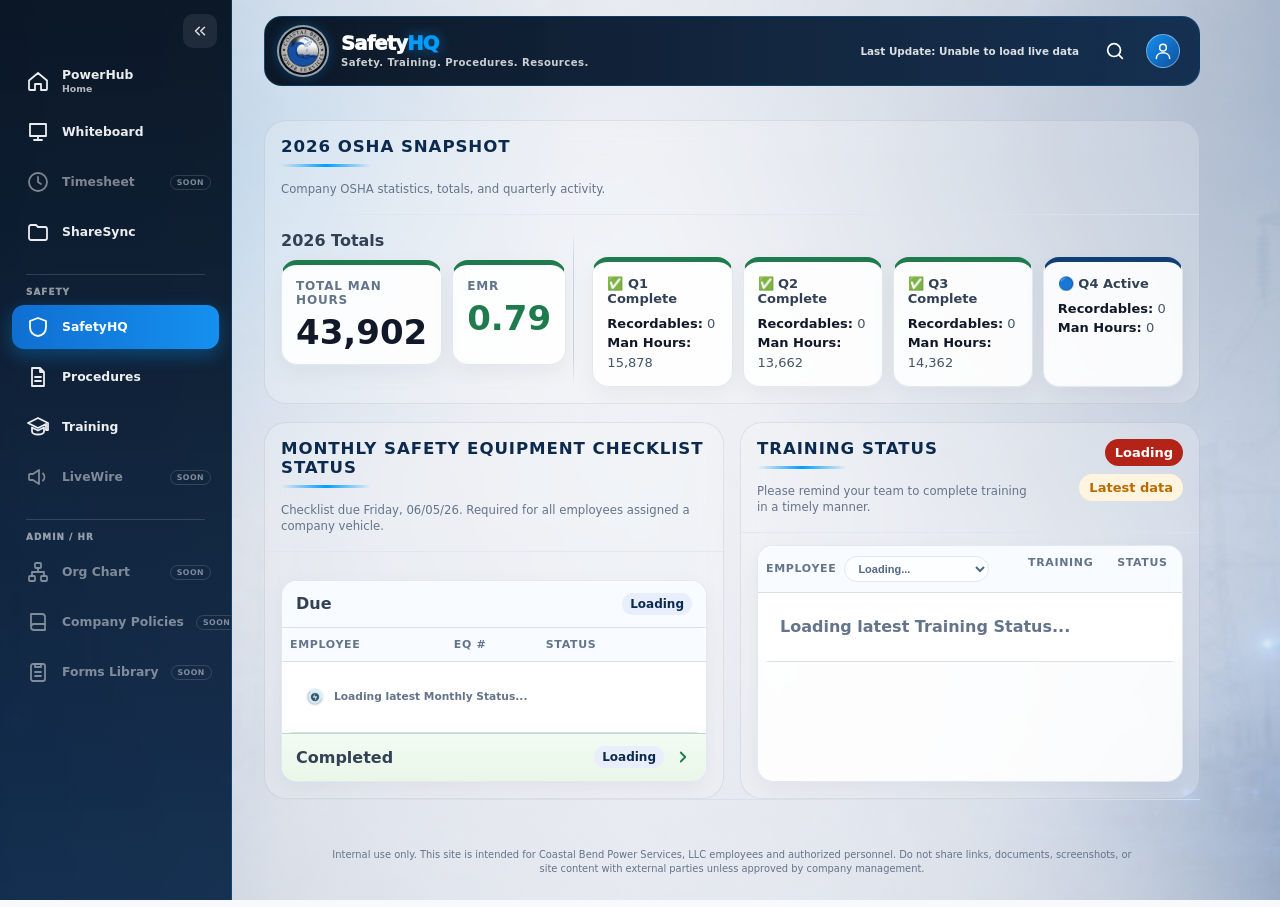
<file: index.html>
<!DOCTYPE html>
<html lang="en">
<head>
<meta charset="UTF-8" />
<meta name="viewport" content="width=device-width, initial-scale=1.0" />
<title>CBPS Safety HQ</title>
<link rel="manifest" href="manifest.json">
<meta name="theme-color" content="#123f73">
<meta name="apple-mobile-web-app-capable" content="yes">
<meta name="apple-mobile-web-app-status-bar-style" content="black-translucent">
<meta name="apple-mobile-web-app-title" content="SafetyHQ">
<link rel="apple-touch-icon" href="assets/icon-192.png">
<link rel="stylesheet" href="ui-kit.css">
<style>
/* SafetyHQ-specific styles. Shared look (shell, sidebar, pill, hero, modals) comes from ui-kit.css. */
:root{
  --bg:#eef3f8; --line:var(--border); --brand:var(--blue); --brand-dark:var(--blue-dark);
  --ok:var(--green); --warn:var(--orange); --bad:var(--red); --card:#ffffff; --soft:#f8fbff;
}
.title-safety{color:#fff}
.title-hq{color:var(--accent);text-shadow:0 0 14px rgba(0,157,255,.48)}
.section{margin-top:18px}
.panel,.card{background:rgba(255,255,255,.20);border:1px solid rgba(15,23,42,.08);border-radius:22px;backdrop-filter:blur(14px);box-shadow:none}
.panel{padding:16px}
.osha-summary .section-title,.status-summary .section-title{margin:0}
/* KPI cards */
.label{font-size:12px;color:var(--muted);font-weight:900;text-transform:uppercase;letter-spacing:.07em}
.value{font-size:34px;font-weight:900;margin-top:8px;line-height:1.05;color:#111827}
.kpi-row{display:grid;grid-template-columns:repeat(4,1fr);gap:10px}
.kpi-row.two{grid-template-columns:repeat(2,1fr)}
.kpi{background:rgba(255,255,255,.86);border:1px solid rgba(216,224,234,.72);border-radius:16px;padding:14px;min-height:105px;box-shadow:0 8px 22px rgba(15,23,42,.05);backdrop-filter:blur(8px)}
.kpi.good{border-top:5px solid var(--ok)}
.kpi.brand{border-top:5px solid var(--brand)}
.kpi.neutral{border-top:5px solid #94a3b8}
.kpi.warn{border-top:5px solid var(--warn)}
.kpi.bad{border-top:5px solid var(--bad)}
.q-label{font-size:13px;font-weight:900;color:#334155}
.q-meta{font-size:13px;line-height:1.5;margin-top:8px;color:#475569}
.q-meta strong{color:#111827}
/* Collapsible OSHA Snapshot */
.osha-panel{padding:0;overflow:hidden}
.osha-summary{list-style:none;cursor:pointer;display:flex;align-items:flex-start;justify-content:space-between;gap:14px;padding:16px;border-bottom:1px solid rgba(219,227,239,.65)}
.osha-summary::-webkit-details-marker{display:none}
.osha-split{display:grid;grid-template-columns:minmax(260px,.72fr) 1px minmax(560px,1.55fr);gap:18px;align-items:stretch;padding:16px}
.osha-divider{width:1px;min-height:100%;background:linear-gradient(180deg,transparent,#cbd5e1 18%,#cbd5e1 82%,transparent)}
.osha-totals-side,.osha-quarterlies-side{min-width:0}
.osha-quarterlies-side{padding-top:26px}
.subsection-title{font-size:16px;font-weight:900;margin:0 0 10px;color:#334155}
.osha-quarter-row{grid-template-columns:repeat(4,minmax(120px,1fr))}
/* Collapsible Monthly / Training panels */
.status-collapse{padding:0;overflow:hidden}
.status-summary{list-style:none;cursor:pointer;margin-bottom:0;padding:16px;border-bottom:1px solid rgba(219,227,239,.65)}
.status-summary::-webkit-details-marker{display:none}
.status-collapse > .status-layout{padding:16px}
.status-collapse > .table-wrap.status-card{margin:16px}
/* Status tables */
.overdue-grid{display:grid;grid-template-columns:1fr;gap:14px;align-items:start}
.panel-head{display:flex;align-items:flex-start;justify-content:space-between;gap:12px;margin-bottom:12px}
.count-wrap{display:flex;gap:8px;flex-wrap:wrap;justify-content:flex-end}
.count-pill{border-radius:999px;padding:6px 10px;font-size:13px;font-weight:900;white-space:nowrap}
.count-pill.bad{background:#b42318;color:#fff}
.count-pill.warn{background:#fff4df;color:var(--warn)}
.count-pill.good{background:#e8f7e8;color:var(--ok)}
.count-pill.neutral{background:#eef6ff;color:var(--brand-dark)}
.status-layout{display:grid;grid-template-columns:1fr;gap:14px;align-items:start}
.status-card{background:rgba(255,255,255,.86);border:1px solid rgba(216,224,234,.72);border-radius:16px;overflow:hidden;box-shadow:0 8px 22px rgba(15,23,42,.05);backdrop-filter:blur(8px)}
.status-card-header{display:flex;align-items:center;justify-content:space-between;gap:10px;padding:12px 14px;background:var(--soft);border-bottom:1px solid var(--line)}
.status-card-header h3{margin:0;font-size:16px;font-weight:900;color:#334155}
.status-count{border-radius:999px;background:#e8eefc;color:var(--brand-dark);font-size:12px;font-weight:900;padding:4px 8px;white-space:nowrap}
.status-count.bad{background:#b42318;color:#fff;border:1px solid #8f1b11}
.employee-name{font-weight:inherit}

.missed-warning-wrap{
  position:relative;
  display:inline-flex;
  align-items:center;
  margin-left:0;
  vertical-align:middle;
}

.missed-warning{
  display:inline-flex;
  align-items:center;
  justify-content:center;
  border:0;
  background:transparent;
  color:#b42318;
  font-size:1.45em;
  line-height:1;
  cursor:pointer;
  padding:2px 5px;
  font-weight:950;
  text-shadow:0 1px 0 rgba(255,255,255,.85),0 0 8px rgba(180,35,24,.32);
}

.missed-warning:hover,
.missed-warning:focus{
  outline:none;
  color:#7f1d1d;
  transform:scale(1.08);
}

.missed-popout{
  display:none;
  position:absolute;
  right:0;
  top:24px;
  transform:none;
  z-index:50;
  min-width:190px;
  max-width:280px;
  padding:10px 11px;
  border-radius:12px;
  background:#fff;
  border:1px solid rgba(180,35,24,.24);
  box-shadow:0 12px 28px rgba(15,23,42,.18);
  color:#7f1d1d;
  font-size:12px;
  font-weight:850;
  line-height:1.45;
  white-space:pre-line;
  text-align:left;
}

.missed-warning-wrap:hover .missed-popout,
.missed-warning-wrap:focus-within .missed-popout,
.missed-warning-wrap.open .missed-popout{
  display:block;
}

.missed-history-head,
.missed-history-cell{
  width:42px;
  min-width:42px;
  text-align:right;
  vertical-align:middle;
}

@media(max-width:620px){
  .missed-history-head,
  .missed-history-cell{
    width:34px;
    min-width:34px;
  }
  .missed-popout{
    right:0;
    top:24px;
    min-width:180px;
    max-width:230px;
  }
}
.training-employee-head{display:flex;align-items:center;gap:8px;flex-wrap:wrap}
.training-employee-filter{min-width:145px;max-width:210px;border:1px solid var(--line);border-radius:999px;background:#fff;color:var(--brand-dark);font-size:11px;font-weight:900;padding:5px 24px 5px 9px;text-transform:none;letter-spacing:0;outline:none}
.training-due-mobile{display:none}
.table-wrap{overflow-x:auto}
table{width:100%;border-collapse:collapse;font-size:14px;background:#fff;border-radius:12px;overflow:hidden}
th,td{text-align:left;padding:10px 8px;border-bottom:1px solid var(--line);vertical-align:top}
th{font-size:11px;color:var(--muted);text-transform:uppercase;letter-spacing:.06em;background:var(--soft)}
tbody tr:hover{background:rgba(31,78,121,.05)}
tr.row-red td{background:#fde4e4}
tr.row-red td:first-child{box-shadow:inset 4px 0 0 #b42318}
tr.row-orange td{background:#fffaf0}
tr.row-green td{background:#f3fbf3}
tr.row-neutral td{background:#fff}
.pill{display:inline-block;border-radius:999px;padding:4px 8px;font-weight:900;font-size:12px;white-space:nowrap}
.pill-red{background:#b42318;color:#fff}
.pill-red.severe{background:#7f1d1d;color:#fff;border:1px solid #5f1212}
.pill-orange{background:#fff4df;color:var(--warn)}
.pill-green{background:#e8f7e8;color:var(--ok)}
.pill-neutral{background:#eef2f7;color:#475569}
.eq{font-weight:900;color:var(--brand-dark)}
.empty-state{padding:14px;color:var(--muted);font-weight:800;background:#fff}
@media(max-width:980px){
  .osha-split{grid-template-columns:1fr;gap:12px}
  .osha-quarterlies-side{padding-top:0}
  .osha-divider{width:100%;height:1px;min-height:1px;background:linear-gradient(90deg,transparent,#cbd5e1 18%,#cbd5e1 82%,transparent)}
  .osha-quarter-row{grid-template-columns:repeat(2,1fr)}
  .status-layout{grid-template-columns:1fr}
  .status-summary{padding:14px}
  .status-collapse > .status-layout{padding:12px}
  .status-collapse > .table-wrap.status-card{margin:12px}
  .kpi-row{grid-template-columns:repeat(2,1fr)}
}
@media(max-width:620px){
  .osha-summary{align-items:center;padding:14px}
  .osha-split{grid-template-columns:1fr;gap:12px;padding:0 12px 12px}
  .osha-quarter-row,.kpi-row,.kpi-row.two{grid-template-columns:1fr}
  .value{font-size:28px}
  .panel{padding:12px}
  .osha-panel{padding:0}
  table{font-size:13px}
  .training-employee-head{display:grid;gap:5px}
  .training-employee-filter{width:100%;min-width:118px;max-width:150px;font-size:10px;padding:5px 18px 5px 7px}
  th,td{padding:9px 6px}
  #training > .table-wrap.status-card{overflow-x:visible}
  #training table,#training tbody,#training tr,#training td{display:block;width:100%}
  #training thead{display:block;background:transparent}
  #training thead tr{display:block;width:100%;padding:0 8px 8px;border:0;box-shadow:none;background:transparent}
  #training thead th{display:none;border:0;background:transparent;padding:0}
  #training thead th:first-child{display:block;width:100%}
  #training .training-employee-head{display:flex;align-items:center;gap:8px;justify-content:flex-start}
  #training .training-employee-head > span{font-size:11px;color:var(--muted);font-weight:950;letter-spacing:.06em;text-transform:uppercase}
  #training .training-employee-filter{width:auto;min-width:170px;max-width:260px;font-size:11px;padding:6px 24px 6px 9px}
  #training tbody{display:grid;gap:8px;background:transparent;padding:8px}
  #training tbody tr{display:grid;grid-template-columns:minmax(0,1fr) auto;align-items:start;gap:4px 10px;border:1px solid rgba(216,224,234,.78);border-radius:14px;padding:11px 12px;box-shadow:0 6px 16px rgba(15,23,42,.06);background:#fff}
  #training tbody tr.row-red{background:#fde4e4;border-color:rgba(180,35,24,.55);box-shadow:inset 4px 0 0 #b42318}
  #training tbody tr.row-orange{background:#fffaf0;border-color:rgba(184,107,0,.24)}
  #training tbody tr.row-neutral{background:#fff;border-color:rgba(216,224,234,.78)}
  #training tbody tr td{padding:0;border:0;background:transparent!important;min-width:0}
  #training tbody tr td:nth-child(1){grid-column:1;grid-row:1;font-weight:950;color:var(--brand-dark);font-size:.92rem;line-height:1.25}
  #training tbody tr td:nth-child(2){grid-column:1 / -1;grid-row:2;color:var(--text);font-weight:750;font-size:.84rem;line-height:1.32;overflow-wrap:anywhere}
  #training tbody tr td:nth-child(3){grid-column:2;grid-row:1;justify-self:end;text-align:right;width:auto}
  #training .pill{font-size:11px;padding:4px 7px;max-width:132px;white-space:normal;text-align:center;line-height:1.15}
  #training .training-due-mobile{display:inline;color:var(--muted);font-weight:850}
  #training tr.training-filter-empty{display:block;padding:0;border:0;box-shadow:none;background:transparent}
  #training tr.training-filter-empty td{display:block;width:100%}
  #training tr.training-filter-empty .empty-state{border-radius:14px}
}

/* ---- Slim header bar ---- */
.shq-bar{position:relative;z-index:200;display:flex;align-items:center;gap:14px;margin:16px 0 16px;padding:10px 14px;border-radius:18px;background:linear-gradient(90deg,rgba(4,16,31,.96),rgba(10,38,72,.94));border:1px solid rgba(0,157,255,.22);color:#fff}
.shq-seal{flex:0 0 48px;width:48px;height:48px;border-radius:50%;object-fit:contain;box-shadow:0 0 0 2px rgba(255,255,255,.55),0 0 14px rgba(0,157,255,.35)}
.shq-brand{min-width:0;flex:1 1 auto}
.shq-title{margin:0;font-size:1.5rem;line-height:1;font-weight:950;letter-spacing:-.04em}
.shq-tagline{margin:3px 0 0;color:rgba(255,255,255,.78);font-size:.78rem;font-weight:750;letter-spacing:.04em;white-space:nowrap;overflow:hidden;text-overflow:ellipsis}
.shq-updated-m{display:none;margin:3px 0 0;color:rgba(255,255,255,.78);font-size:.72rem;font-weight:750;white-space:nowrap}
.shq-updated{flex:0 0 auto;color:rgba(255,255,255,.85);font-size:.8rem;font-weight:750;white-space:nowrap}
.shq-actions{flex:0 0 auto;display:flex;align-items:center;gap:4px}
.shq-bar .u-btn,.shq-bar .user-btn{width:44px;height:44px;min-width:44px;padding:0;justify-content:center}
.shq-bar .user-caret{display:none}
.shq-bar .user-menu{top:calc(100% + 10px);right:0}
/* ---- Two columns: checklist left, training right (same height) ---- */
.checklist-panel,.training-panel{display:flex;flex-direction:column;min-width:0}
.status-collapse > .table-wrap.training-scroll{margin:0 16px 16px}
@media(max-width:980px){.status-collapse > .table-wrap.training-scroll{margin:0 12px 12px}}
.completed-row{display:flex;align-items:center;gap:10px;width:100%;min-height:48px;padding:10px 14px;border:0;border-top:1px solid rgba(31,138,88,.25);background:linear-gradient(180deg,#f3fbf3,#e8f7e8);color:#334155;font:inherit;font-size:16px;font-weight:900;text-align:left;cursor:pointer}
.completed-row .status-count{margin-left:auto}
.completed-row svg{flex:0 0 18px;width:18px;height:18px;fill:none;stroke:var(--ok);stroke-width:2.4;stroke-linecap:round;stroke-linejoin:round}
.completed-row:hover,.completed-row:focus-visible{background:#dff3df;outline:none}
.completed-modal .modal-card{padding:16px 16px 12px}
.completed-modal .modal-close{width:44px;height:44px;flex:0 0 44px;margin:-6px -6px 0 0}
@media(min-width:901px){
  .overdue-grid{display:grid;grid-template-columns:minmax(0,1fr) minmax(0,1fr);gap:16px;align-items:stretch}
  .overdue-grid .panel{margin:0}
  .training-panel{height:0;min-height:100%;overflow:hidden}
  .training-scroll{flex:1 1 0;min-height:0;overflow:auto;border-radius:16px}
  .training-scroll thead th{position:sticky;top:0;z-index:2}
}
@media(max-width:900px){
  .overdue-grid{display:grid;grid-template-columns:1fr;gap:16px}
  .training-scroll{max-height:70vh;overflow:auto}
}
/* ---- Phone ---- */
@media(max-width:700px){
  .shq-bar{gap:10px;padding:8px 10px;margin:12px 0 14px;border-radius:16px}
  .shq-seal{flex-basis:44px;width:44px;height:44px}
  .shq-title{font-size:1.3rem}
  .shq-tagline,.shq-updated{display:none}
  .shq-updated-m{display:block}
  .completed-modal{align-items:flex-end;padding:0}
  .completed-modal .modal-card{width:100%;max-height:82vh;border-radius:22px 22px 0 0;padding-bottom:calc(16px + env(safe-area-inset-bottom))}
  .missed-history-head,.missed-history-cell{width:44px;min-width:44px}
  .missed-warning{min-width:44px;min-height:44px;margin:-14px -6px -14px 0}
  .training-employee-filter,#training .training-employee-filter{min-height:44px}
  .count-pill{min-height:32px}
}
/* Overdue training rows: solid dark red, bold white text */
#training tr.row-red td{background:#a3281c;color:#fff;font-weight:900;box-shadow:none;border-bottom-color:rgba(255,255,255,.18)}
#training tr.row-red .pill-red{background:#fff;color:#a3281c}
#training tr.row-red .pill-red.severe{background:#fff;color:#7f1d1d;border-color:#fff}
#training tr.row-red .training-due-mobile{color:rgba(255,255,255,.85)}
@media(max-width:620px){
  #training tbody tr.row-red{background:#a3281c;border-color:#7f1d1d;box-shadow:0 6px 16px rgba(127,29,29,.3)}
  #training tbody tr.row-red td:nth-child(1),#training tbody tr.row-red td:nth-child(2){color:#fff}
}
/* Status chips: squared-off, status dot, soft tint + hairline border */
.pill{display:inline-flex;align-items:center;gap:7px;border-radius:8px;padding:5px 10px 5px 9px;font-size:12px;font-weight:800;letter-spacing:.01em;font-variant-numeric:tabular-nums;border:1px solid transparent;line-height:1.2}
.pill::before{content:'';flex:0 0 8px;width:8px;height:8px;border-radius:50%;background:currentColor}
.pill-orange{background:#fff1d6;color:#8a5200;border-color:rgba(184,107,0,.32)}
.pill-orange::before{background:#e59a1a;box-shadow:0 0 0 3px rgba(229,154,26,.22)}
.pill-neutral{background:rgba(100,116,139,.08);color:#475569;border-color:rgba(100,116,139,.28)}
.pill-neutral::before{background:transparent;border:2px solid #94a3b8}
.pill-green{background:#e4f5ea;color:#17613c;border-color:rgba(31,122,77,.28)}
.pill-green::before{background:var(--tone-green)}
.pill-red{background:#b42318;color:#fff;border-color:#8f1b11}
.pill-red::before{background:#fff;box-shadow:0 0 0 3px rgba(255,255,255,.28)}
.pill-red.severe{background:#7f1d1d;border-color:#5f1212}
#training tr.row-red .pill-red,#training tr.row-red .pill-red.severe{background:#fff;color:#a3281c;border-color:#fff}
#training tr.row-red .pill-red::before{background:#b42318;box-shadow:0 0 0 3px rgba(180,35,24,.22)}
/* Larger employee names */
#monthly-open-body td:first-child,#monthly-complete-body td:first-child,#training-body td:first-child{font-size:16px;font-weight:800;line-height:1.25;color:var(--blue-dark)}
#training tr.row-red td:first-child{color:#fff}
@media(max-width:620px){
  #training tbody tr td:nth-child(1){font-size:1.05rem}
}
/* Vertically center cells in each row */
#monthly-open-body td,#monthly-complete-body td,#training-body td{vertical-align:middle}
@media(max-width:620px){#training tbody tr{align-items:center}}
</style>
</head>
<body>
<script>try { if (localStorage.getItem("powerhubSidebarCollapsed") === "1") document.documentElement.classList.add("sb-collapsed"); } catch (e) {}</script>
<div class="app-shell">
  <nav class="side-nav" aria-label="Main navigation">
    <button class="side-toggle" type="button" id="sideToggle" aria-label="Collapse sidebar" aria-expanded="true" title="Collapse sidebar">
      <svg viewBox="0 0 24 24" aria-hidden="true"><path d="m11 7-5 5 5 5M18 7l-5 5 5 5"/></svg>
    </button>
    <a class="side-link" href="https://coastalbendpower.github.io/PowerHub/">
      <svg viewBox="0 0 24 24" aria-hidden="true"><path d="M3 11.5 12 4l9 7.5V20a1 1 0 0 1-1 1h-5v-6H9v6H4a1 1 0 0 1-1-1z"/></svg>
      <span>PowerHub<small>Home</small></span>
    </a>
    <a class="side-link" href="https://coastalbendpower.github.io/Whiteboard/view.html">
      <svg viewBox="0 0 24 24" aria-hidden="true"><path d="M4 4h16v12H4zM8 20h8M12 16v4"/></svg>
      <span>Whiteboard</span>
    </a>
    <span class="side-link is-disabled" aria-disabled="true">
      <svg viewBox="0 0 24 24" aria-hidden="true"><circle cx="12" cy="12" r="9"/><path d="M12 7v5l3 2"/></svg>
      <span>Timesheet</span><em class="side-soon">Soon</em>
    </span>
    <a class="side-link" href="https://account.sharesync.serverdata.net/login/v1.2/?client_id=sharesync_web_app_sts&amp;client_type=Sync-WebApp&amp;client_version=3.48.1&amp;application_client_id=5d5c5f78-10b2-0f0b-a925-606d43526abe&amp;redirect_uri=https%3A%2F%2Fsharesync.serverdata.net%2Fus4%2F&amp;locale=en-us" target="_blank" rel="noopener noreferrer">
      <svg viewBox="0 0 24 24" aria-hidden="true"><path d="M3 7a2 2 0 0 1 2-2h5l2 2h7a2 2 0 0 1 2 2v9a2 2 0 0 1-2 2H5a2 2 0 0 1-2-2z"/></svg>
      <span>ShareSync</span>
    </a>
    <div class="side-group-label">Safety</div>
    <a class="side-link is-active" href="./" aria-current="page">
      <svg viewBox="0 0 24 24" aria-hidden="true"><path d="M12 3 4 6v6c0 5 3.4 8.2 8 9 4.6-.8 8-4 8-9V6z"/></svg>
      <span>SafetyHQ</span>
    </a>
    <a class="side-link" href="procedures.html">
      <svg viewBox="0 0 24 24" aria-hidden="true"><path d="M6 3h8l4 4v14H6zM14 3v4h4M9 12h6M9 16h6"/></svg>
      <span>Procedures</span>
    </a>
    <a class="side-link" href="https://coastalbendpower.na.hsiplatform.com/users/sign_in" target="_blank" rel="noopener noreferrer">
      <svg viewBox="0 0 24 24" aria-hidden="true"><path d="M12 3 2 8l10 5 8-4v6h2V8zM6 12.5v4c0 1.7 2.7 3 6 3s6-1.3 6-3v-4l-6 3z"/></svg>
      <span>Training</span>
    </a>
    <span class="side-link is-disabled" aria-disabled="true">
      <svg viewBox="0 0 24 24" aria-hidden="true"><path d="M3 10v4a1 1 0 0 0 1 1h3l6 4V5L7 9H4a1 1 0 0 0-1 1zM17 8.5a5 5 0 0 1 0 7"/></svg>
      <span>LiveWire</span><em class="side-soon">Soon</em>
    </span>
    <div class="side-group-label">Admin / HR</div>
    <span class="side-link is-disabled" aria-disabled="true">
      <svg viewBox="0 0 24 24" aria-hidden="true"><rect x="9" y="3" width="6" height="5" rx="1"/><rect x="3" y="16" width="6" height="5" rx="1"/><rect x="15" y="16" width="6" height="5" rx="1"/><path d="M12 8v4M6 16v-4h12v4"/></svg>
      <span>Org Chart</span><em class="side-soon">Soon</em>
    </span>
    <span class="side-link is-disabled" aria-disabled="true">
      <svg viewBox="0 0 24 24" aria-hidden="true"><path d="M5 4h11a3 3 0 0 1 3 3v13H8a3 3 0 0 1-3-3zM5 17a3 3 0 0 1 3-3h11"/></svg>
      <span>Company Policies</span><em class="side-soon">Soon</em>
    </span>
    <span class="side-link is-disabled" aria-disabled="true">
      <svg viewBox="0 0 24 24" aria-hidden="true"><rect x="5" y="4" width="14" height="17" rx="2"/><path d="M9 4h6v3H9zM9 12h6M9 16h6"/></svg>
      <span>Forms Library</span><em class="side-soon">Soon</em>
    </span>
    <div class="side-spacer"></div>
  </nav>

  <main class="page-shell">
    <header class="shq-bar">
      <img class="shq-seal" src="assets/CBPS%20Logo_TEST.png" alt="Coastal Bend Power Services" width="48" height="48">
      <div class="shq-brand">
        <h1 class="shq-title"><span class="title-safety">Safety</span><span class="title-hq">HQ</span></h1>
        <p class="shq-tagline">Safety. Training. Procedures. Resources.</p>
        <p class="shq-updated-m" id="last-update-m" aria-hidden="true"></p>
      </div>
      <span id="last-update" class="shq-updated">Last Update: Loading Latest Update</span>
      <div class="shq-actions">
        <button class="u-btn" type="button" id="searchOpen" aria-label="Search SafetyHQ (Ctrl+K)" title="Search (Ctrl+K)">
          <svg viewBox="0 0 24 24" aria-hidden="true"><circle cx="11" cy="11" r="7"/><path d="m20 20-3.5-3.5"/></svg>
        </button>
        <div class="user-wrap">
          <button class="user-btn" type="button" id="userBtn" aria-label="Employee menu" aria-expanded="false" aria-controls="userMenu">
            <span class="user-avatar"><svg viewBox="0 0 24 24" aria-hidden="true"><circle cx="12" cy="8" r="4"/><path d="M4 21c0-4.4 3.6-7 8-7s8 2.6 8 7"/></svg></span>
            <span class="notif-badge" id="notifBadge" hidden>0</span>
          </button>
          <div class="user-menu" id="userMenu" hidden>
            <div class="um-head">
              <strong>Employee</strong>
              <span>Sign-in isn't set up yet. It will connect with Microsoft 365.</span>
            </div>
            <div class="notif-panel" id="notifPanel"></div>
          </div>
        </div>
      </div>
    </header>

    <section class="section">
      <details class="panel quarterly-collapse osha-panel" open>
        <summary class="osha-summary">
          <div class="section-title">
            <h2>2026 OSHA Snapshot</h2>
            <p>Company OSHA statistics, totals, and quarterly activity.</p>
          </div>
        </summary>
        <div class="osha-split">
          <div class="osha-totals-side">
            <h3 class="subsection-title">2026 Totals</h3>
            <div class="kpi-row two">
              <div class="kpi good">
                <div class="label">Total Man Hours</div>
                <div class="value" id="ytd-man-hours">43,902</div>
              </div>
              <div class="kpi good">
                <div class="label">EMR</div>
                <div class="value" id="emr" style="color:var(--ok)">0.79</div>
              </div>
            </div>
          </div>
          <div class="osha-divider" aria-hidden="true"></div>
          <div class="osha-quarterlies-side">
            <div class="kpi-row osha-quarter-row" id="quarterly-cards">
              <div class="kpi good">
                <div class="q-label">✅ Q1 Complete</div>
                <div class="q-meta"><strong>Recordables:</strong> <span data-quarter="Q1" data-field="recordables">0</span><br><strong>Man Hours:</strong> <span data-quarter="Q1" data-field="manHours">15,878</span></div>
              </div>
              <div class="kpi good">
                <div class="q-label">✅ Q2 Complete</div>
                <div class="q-meta"><strong>Recordables:</strong> <span data-quarter="Q2" data-field="recordables">0</span><br><strong>Man Hours:</strong> <span data-quarter="Q2" data-field="manHours">13,662</span></div>
              </div>
              <div class="kpi good">
                <div class="q-label">✅ Q3 Complete</div>
                <div class="q-meta"><strong>Recordables:</strong> <span data-quarter="Q3" data-field="recordables">0</span><br><strong>Man Hours:</strong> <span data-quarter="Q3" data-field="manHours">14,362</span></div>
              </div>
              <div class="kpi brand">
                <div class="q-label">🔵 Q4 Active</div>
                <div class="q-meta"><strong>Recordables:</strong> <span data-quarter="Q4" data-field="recordables">0</span><br><strong>Man Hours:</strong> <span data-quarter="Q4" data-field="manHours">0</span></div>
              </div>
            </div>
          </div>
        </div>
      </details>
    </section>

    <section class="section overdue-grid">
      <section id="monthly" class="panel status-collapse checklist-panel">
        <div class="panel-head status-summary">
          <div class="section-title">
            <h2>Monthly Safety Equipment Checklist Status</h2>
            <p id="monthly-note">Checklist due Friday, 06/05/26. Required for all employees assigned a company vehicle.</p>
          </div>
        </div>
        <div class="status-layout">
          <section class="status-card">
            <div class="status-card-header">
              <h3 id="monthly-open-title">Due</h3>
              <span class="status-count neutral" id="monthly-open-small">Loading</span>
            </div>
            <div class="table-wrap">
              <table>
                <thead><tr><th>Employee</th><th>EQ #</th><th>Status</th><th class="missed-history-head" aria-label="Missed Inspections"></th></tr></thead>
                <tbody id="monthly-open-body">
                  <tr><td colspan="4"><div class="empty-state"><span class="power-loader power-loader--inline" role="status"><img src="assets/loading_spinner_electric_ring.svg" alt="" aria-hidden="true">Loading latest Monthly Status...</span></div></td></tr>
                </tbody>
              </table>
            </div>
            <button type="button" class="completed-row" id="completedOpen" aria-haspopup="dialog" aria-controls="completedModal">
              <span class="completed-row-title">Completed</span>
              <span class="status-count" id="monthly-complete-small">Loading</span>
              <svg viewBox="0 0 24 24" aria-hidden="true"><path d="m9 6 6 6-6 6"/></svg>
            </button>
          </section>
        </div>
      </section>

      <section id="training" class="panel status-collapse training-panel">
        <div class="panel-head status-summary">
          <div class="section-title">
            <h2>Training Status</h2>
            <p>Please remind your team to complete training in a timely manner.</p>
          </div>
          <div class="count-wrap">
            <span class="count-pill bad" id="training-overdue-count">Loading</span>
            <span class="count-pill warn" id="training-soon-count">Latest Data</span>
          </div>
        </div>
        <div class="table-wrap status-card training-scroll">
          <table>
            <thead><tr><th><span class="training-employee-head"><span>Employee</span><select id="training-employee-filter" class="training-employee-filter" aria-label="Filter Training Status by employee"><option value="">All</option></select></span></th><th>Training</th><th>Status</th></tr></thead>
            <tbody id="training-body">
              <tr class="training-filter-empty training-loading-row">
                <td colspan="3"><div class="empty-state"><span class="power-loader power-loader--inline" role="status"><img src="assets/loading_spinner_electric_ring.svg" alt="" aria-hidden="true">Loading latest Training Status...</span></div></td>
              </tr>
            </tbody>
          </table>
        </div>
      </section>
    </section>

    <footer class="footer">
      <p class="footer-disclaimer">Internal use only. This site is intended for Coastal Bend Power Services, LLC employees and authorized personnel. Do not share links, documents, screenshots, or site content with external parties unless approved by company management.</p>
    </footer>
  </main>
</div>

<div class="modal-backdrop completed-modal" id="completedModal" role="dialog" aria-modal="true" aria-labelledby="completedModalTitle">
  <div class="modal-card">
    <div class="modal-head"><h2 id="completedModalTitle">Completed Checklists</h2><button class="modal-close" id="completedClose" type="button" aria-label="Close completed list">×</button></div>
    <div class="table-wrap">
      <table>
        <thead><tr><th>Employee</th><th>EQ #</th><th>Completed</th><th class="missed-history-head" aria-label="Missed Inspections"></th></tr></thead>
        <tbody id="monthly-complete-body">
          <tr><td colspan="4"><div class="empty-state"><span class="power-loader power-loader--inline" role="status"><img src="assets/loading_spinner_electric_ring.svg" alt="" aria-hidden="true">Loading latest Monthly Status...</span></div></td></tr>
        </tbody>
      </table>
    </div>
  </div>
</div>

<div class="search-overlay" id="searchOverlay" hidden>
  <div class="search-panel" role="dialog" aria-modal="true" aria-label="Search SafetyHQ">
    <form class="search-form" id="hubSearchForm" role="search" autocomplete="off">
      <svg viewBox="0 0 24 24" aria-hidden="true"><circle cx="11" cy="11" r="7"/><path d="m20 20-3.5-3.5"/></svg>
      <input type="search" id="hubSearch" placeholder="Search tools, employees, overdue items..." aria-label="Search SafetyHQ" aria-controls="hubSearchResults" />
      <kbd>Esc</kbd>
    </form>
    <div class="search-results" id="hubSearchResults" role="listbox" hidden></div>
  </div>
</div>

<nav class="bottom-nav" aria-label="Primary">
  <a class="bn-item" href="https://coastalbendpower.github.io/PowerHub/"><svg viewBox="0 0 24 24" aria-hidden="true"><path d="M3 11.5 12 4l9 7.5V20a1 1 0 0 1-1 1h-5v-6H9v6H4a1 1 0 0 1-1-1z"/></svg><span>Home</span></a>
  <a class="bn-item" href="https://coastalbendpower.github.io/Whiteboard/view.html"><svg viewBox="0 0 24 24" aria-hidden="true"><path d="M4 4h16v12H4zM8 20h8M12 16v4"/></svg><span>Whiteboard</span></a>
  <a class="bn-item is-active" href="./" aria-current="page"><svg viewBox="0 0 24 24" aria-hidden="true"><path d="M12 3 4 6v6c0 5 3.4 8.2 8 9 4.6-.8 8-4 8-9V6z"/></svg><span>SafetyHQ</span></a>
  <a class="bn-item" href="https://coastalbendpower.na.hsiplatform.com/users/sign_in" target="_blank" rel="noopener noreferrer"><svg viewBox="0 0 24 24" aria-hidden="true"><path d="M12 3 2 8l10 5 8-4v6h2V8zM6 12.5v4c0 1.7 2.7 3 6 3s6-1.3 6-3v-4l-6 3z"/></svg><span>Training</span></a>
  <button class="bn-item" type="button" id="bnMore" aria-expanded="false" aria-controls="moreSheet"><svg viewBox="0 0 24 24" aria-hidden="true"><circle cx="5" cy="12" r="1.6"/><circle cx="12" cy="12" r="1.6"/><circle cx="19" cy="12" r="1.6"/></svg><span>More</span></button>
</nav>
<div class="more-backdrop" id="moreBackdrop"></div>
<div class="more-sheet" id="moreSheet" role="dialog" aria-label="All links"><div class="more-grip"></div><div class="more-body" id="moreBody"></div></div>

<script>
(function(){
  const quarterly = document.querySelector(".quarterly-collapse");
  if(!quarterly) return;
  if(window.matchMedia("(max-width:620px)").matches){
    quarterly.removeAttribute("open");
  } else {
    quarterly.setAttribute("open", "");
  }
})();
</script>
<script>
const SAFETYHQ_LIVE_URL = "https://script.google.com/macros/s/AKfycby_T_Y_39QCjGHtxx2YUKNW6OLyEb7QzQMrkXywEwPvN4GtzB-tSl3RYV0SPMq7bTkANw/exec";

function text(id, value){
  const el = document.getElementById(id);
  if(el && value !== undefined && value !== null && value !== "") el.textContent = value;
}

function esc(value){
  const map = {"&":"&amp;","<":"&lt;",">":"&gt;","'":"&#39;",'"':"&quot;"};
  return String(value ?? "").replace(/[&<>'"]/g, c => map[c]);
}

function fmtDate(value){
  if(!value) return "";
  const s = String(value).trim();
  if(s.length >= 10 && s[4] === "-" && s[7] === "-") return `${s.slice(5,7)}/${s.slice(8,10)}/${s.slice(0,4)}`;
  return s;
}

function fmtWeekdayDateShort(value){
  if(!value) return "";
  const s = String(value).trim();
  let parsed = null;

  let m = s.match(/^(\d{4})-(\d{1,2})-(\d{1,2})/);
  if(m) parsed = new Date(Number(m[1]), Number(m[2]) - 1, Number(m[3]));

  if(!parsed){
    m = s.match(/^(\d{1,2})\/(\d{1,2})\/(\d{2,4})/);
    if(m){
      const y = String(m[3]).length === 2 ? Number(`20${m[3]}`) : Number(m[3]);
      parsed = new Date(y, Number(m[1]) - 1, Number(m[2]));
    }
  }

  if(!parsed){
    const fallback = new Date(s);
    if(!Number.isNaN(fallback.getTime())) parsed = fallback;
  }

  if(parsed && !Number.isNaN(parsed.getTime())){
    const weekday = parsed.toLocaleDateString("en-US", {weekday:"long"});
    const date = `${String(parsed.getMonth()+1).padStart(2,"0")}/${String(parsed.getDate()).padStart(2,"0")}/${String(parsed.getFullYear()).slice(-2)}`;
    return `${weekday}, ${date}`;
  }

  return fmtDate(value);
}

function formatWholeNumber(value){
  if(value === undefined || value === null || value === "") return "";
  const raw = String(value).trim();
  const cleaned = raw.replace(/,/g, "").replace(/[^0-9.-]/g, "");
  if(!cleaned || cleaned === "-" || cleaned === ".") return raw;
  const num = Number(cleaned);
  if(!Number.isFinite(num)) return raw;
  return Math.round(num).toLocaleString("en-US");
}

function normalizeRows(source){
  if(!source) return [];
  if(Array.isArray(source)) return source;
  if(Array.isArray(source.rows)) return source.rows;
  if(Array.isArray(source.items)) return source.items;
  if(Array.isArray(source.values)) return source.values;
  if(Array.isArray(source.data)) return source.data;
  return [];
}

function cell(row, keys, index){
  if(Array.isArray(row)) return row[index] ?? "";
  for(const k of keys){
    if(row && row[k] !== undefined && row[k] !== null && row[k] !== "") return row[k];
  }
  return "";
}

function getMetric(data, keys){
  const wanted = keys.map(k => String(k).trim().toLowerCase());
  const sources = [data.summary, data.dashboardMetrics, data.metrics, data];

  for(const src of sources){
    if(!src) continue;

    if(Array.isArray(src)){
      for(const row of src){
        if(Array.isArray(row)){
          const label = String(row[0] ?? "").trim().toLowerCase();
          if(wanted.includes(label) && row[1] !== undefined && row[1] !== null && row[1] !== "") return row[1];
        } else if(row && typeof row === "object"){
          const label = String(row.metric ?? row.Metric ?? row.name ?? row.Name ?? row.label ?? row.Label ?? row.field ?? row.Field ?? "").trim().toLowerCase();
          const value = row.value ?? row.Value ?? row.metricValue ?? row["Metric Value"] ?? row.amount ?? row.Amount;
          if(wanted.includes(label) && value !== undefined && value !== null && value !== "") return value;
        }
      }
      continue;
    }

    if(typeof src === "object"){
      for(const key of keys){
        if(src[key] !== undefined && src[key] !== null && src[key] !== "") return src[key];
      }
    }
  }
  return "";
}

function timestampKey(key){
  const k = String(key).toLowerCase();
  if(k.includes("duedate") || k.includes("completiondate") || k.includes("completedat")) return false;
  return (k.includes("last") && k.includes("update")) ||
         (k.includes("updated") && k.includes("at")) ||
         k.includes("timestamp") ||
         (k.includes("export") && k.includes("at")) ||
         (k.includes("review") && k.includes("at")) ||
         (k.includes("latest") && k.includes("upload")) ||
         (k.includes("upload") && k.includes("time"));
}

function findTimestamp(source, depth = 0){
  if(!source || depth > 4) return "";

  if(Array.isArray(source)){
    for(const item of source.slice(0,25)){
      const found = findTimestamp(item, depth + 1);
      if(found) return found;
    }
    return "";
  }

  if(typeof source !== "object") return "";

  for(const [key, value] of Object.entries(source)){
    if(timestampKey(key) && value !== undefined && value !== null && value !== "" && typeof value !== "object") return value;
  }

  for(const value of Object.values(source)){
    if(value && typeof value === "object"){
      const found = findTimestamp(value, depth + 1);
      if(found) return found;
    }
  }

  return "";
}

function renderMonthly(rows){
  const tbodyOpen = document.getElementById("monthly-open-body");
  const tbodyComplete = document.getElementById("monthly-complete-body");
  if(!tbodyOpen || !tbodyComplete) return;

  const sourceRows = normalizeRows(rows);
  const openTitle = document.getElementById("monthly-open-title");
  const openSmall = document.getElementById("monthly-open-small");

  const setOpenSummary = (title, countText, state = "neutral") => {
    if(openTitle) openTitle.textContent = title;
    if(openSmall){
      openSmall.textContent = countText;
      openSmall.classList.remove("bad","warn","neutral");
      openSmall.classList.add(state);
    }
  };

  if(!sourceRows.length){
    tbodyOpen.innerHTML = `<tr><td colspan="4"><div class="empty-state">Live Monthly Status feed returned no rows.</div></td></tr>`;
    tbodyComplete.innerHTML = `<tr><td colspan="4"><div class="empty-state">Live Monthly Status feed returned no completed rows.</div></td></tr>`;
    setOpenSummary("Due", "0 items", "neutral");
    text("monthly-complete-small", "0 items");
    return;
  }

  const statusLike = value => /(complete|overdue|missing|due|window|not complete)/i.test(String(value || ""));
  const dateLike = value => {
    const s = String(value || "").trim();
    return /^\d{4}-\d{1,2}-\d{1,2}/.test(s) ||
           /^\d{1,2}\/\d{1,2}\/\d{2,4}/.test(s) ||
           /^[A-Za-z]{3}\s+[A-Za-z]{3}\s+\d{1,2}\s+\d{4}/.test(s);
  };

  const readMonthly = (row, field) => {
    if(!Array.isArray(row)){
      const keyMap = {
        employee:["employee","Employee"],
        eq:["eq","eqNumber","EQ #","vehicle","Vehicle","Vehicle #"],
        dueDate:["dueDate","Due Date","monthlyDueDate","Monthly Due Date"],
        completeDate:["completionDate","completedAt","Completion Date","Completed Date"],
        status:["dashboardStatus","Dashboard Status","status","Status","timingLabel","Timing Label"],
        days:["daysOverdue","Days Overdue"],
        notes:["notes","Notes","missedMonths","Missed Months","Missed Months / Notes"],
        missedInspections12mo:["missedInspections12mo","missedInspections12Mo","missedInspections","Missed Inspections 12mo","Missed Inspections"],
        include:["includeOnSite","Include On Site?","Include On Site"]
      };
      return cell(row, keyMap[field] || [], -1);
    }

    const checklistStatusShape = row.length >= 12 || statusLike(row[7]) || dateLike(row[4]);
    if(checklistStatusShape){
      const map = {employee:0, eq:1, dueDate:4, completeDate:5, status:7, days:8, notes:10, include:11};
      return row[map[field]] ?? "";
    }

    const bridgeMap = {employee:0, eq:1, status:2, completeDate:3, dueDate:4, days:5, notes:6, include:7};
    return row[bridgeMap[field]] ?? "";
  };

  const parseDateOnly = value => {
    if(!value) return null;
    const s = String(value).trim();

    let m = s.match(/^(\d{4})-(\d{1,2})-(\d{1,2})/);
    if(m) return new Date(Number(m[1]), Number(m[2]) - 1, Number(m[3]));

    m = s.match(/^(\d{1,2})\/(\d{1,2})\/(\d{2,4})/);
    if(m){
      const year = Number(String(m[3]).length === 2 ? `20${m[3]}` : m[3]);
      return new Date(year, Number(m[1]) - 1, Number(m[2]));
    }

    const parsed = new Date(s);
    if(!Number.isNaN(parsed.getTime())) return new Date(parsed.getFullYear(), parsed.getMonth(), parsed.getDate());

    return null;
  };

  const today = new Date();
  const todayOnly = new Date(today.getFullYear(), today.getMonth(), today.getDate());

  const monthNameMap = {
    january:0, jan:0,
    february:1, feb:1,
    march:2, mar:2,
    april:3, apr:3,
    may:4,
    june:5, jun:5,
    july:6, jul:6,
    august:7, aug:7,
    september:8, sep:8, sept:8,
    october:9, oct:9,
    november:10, nov:10,
    december:11, dec:11
  };

  const monthDisplay = value => {
    const parts = String(value || "").replace(/\./g,"").trim().split(/\s+/);
    const monthIndex = monthNameMap[String(parts[0] || "").toLowerCase()];
    const year = Number(parts[1]);
    if(!Number.isFinite(year) || monthIndex === undefined) return "";
    const monthName = new Date(year, monthIndex, 1).toLocaleString("en-US", {month:"long"});
    return `${monthName} ${year}`;
  };

  const normalizeMissedMonths = value => {
    if(value === undefined || value === null || value === "") return [];
    const rawValues = Array.isArray(value) ? value : String(value).split(/[,;\n]+/);
    const now = new Date();
    const cutoff = new Date(now.getFullYear(), now.getMonth() - 11, 1);

    const months = [];
    rawValues.forEach(raw => {
      const textValue = String(raw || "").trim();
      const matches = [...textValue.matchAll(/\b(January|February|March|April|May|June|July|August|September|October|November|December|Jan|Feb|Mar|Apr|Jun|Jul|Aug|Sep|Sept|Oct|Nov|Dec)\.?\s+\d{4}\b/gi)]
        .map(m => m[0].replace(/\./g, "").replace(/\s+/g, " ").trim());
      matches.forEach(match => {
        const normalized = monthDisplay(match);
        const parts = normalized.split(/\s+/);
        const monthIndex = monthNameMap[String(parts[0] || "").toLowerCase()];
        const year = Number(parts[1]);
        const date = new Date(year, monthIndex, 1);
        if(normalized && date >= cutoff) months.push({label: normalized, date});
      });
    });

    return [...new Map(months.sort((a,b) => b.date - a.date).map(item => [item.label, item.label])).values()];
  };

  const formatMissedNote = (missedInspections12mo, notes) => {
    const feedMonths = normalizeMissedMonths(missedInspections12mo);
    if(feedMonths.length) return `Missed Inspections:\n${feedMonths.join("\n")}`;

    const s = String(notes || "").trim();
    if(!/missed/i.test(s)) return "";
    const noteMonths = normalizeMissedMonths(s);
    if(noteMonths.length) return `Missed Inspections:\n${noteMonths.join("\n")}`;
    return "";
  };

  const missedIcon = (missedInspections12mo, notes) => {
    const label = formatMissedNote(missedInspections12mo, notes);
    if(!label) return "";
    const ariaLabel = label.replace(/\s+/g, " ");
    return `<span class="missed-warning-wrap"><button type="button" class="missed-warning" title="${esc(ariaLabel)}" aria-label="${esc(ariaLabel)}">!</button><span class="missed-popout" role="tooltip">${esc(label)}</span></span>`;
  };

  const visibleNote = r => formatMissedNote(r.missedInspections12mo, r.notes) ? "" : String(r.notes || "").trim();
  const employeeCell = r => `<span class="employee-name">${esc(r.employee)}</span>`;
  const missedCell = r => `<td class="missed-history-cell">${missedIcon(r.missedInspections12mo, r.notes)}</td>`;

  const filtered = sourceRows.filter(r => {
    const emp = readMonthly(r,"employee");
    const eq = readMonthly(r,"eq");
    const include = String(readMonthly(r,"include") || "Yes").trim().toLowerCase();
    return emp && emp !== "Employee" && eq && include !== "no" && include !== "false";
  });

  const open = [];
  const complete = [];

  filtered.forEach(r => {
    const employee = readMonthly(r,"employee");
    const eq = readMonthly(r,"eq");
    const dueDate = readMonthly(r,"dueDate");
    const completeDate = readMonthly(r,"completeDate");
    const status = readMonthly(r,"status");
    const days = readMonthly(r,"days");
    const notes = readMonthly(r,"notes");
    const missedInspections12mo = readMonthly(r,"missedInspections12mo");
    const statusLower = String(status).toLowerCase();
    const dueDateObj = parseDateOnly(dueDate);
    const isComplete = (statusLower.includes("complete") && !statusLower.includes("not complete")) || !!completeDate;
    const isOverdue = !isComplete && dueDateObj && todayOnly > dueDateObj;
    const item = {employee, eq, dueDate, dueDateObj, completeDate, status, days, notes, missedInspections12mo, isOverdue};

    if(isComplete) complete.push(item);
    else open.push(item);
  });

  open.sort((a,b) => {
    if(a.isOverdue !== b.isOverdue) return a.isOverdue ? -1 : 1;
    const ad = a.dueDateObj ? a.dueDateObj.getTime() : Number.MAX_SAFE_INTEGER;
    const bd = b.dueDateObj ? b.dueDateObj.getTime() : Number.MAX_SAFE_INTEGER;
    if(ad !== bd) return ad - bd;
    return String(a.employee).localeCompare(String(b.employee));
  });

  complete.sort((a,b) => {
    const dateSort = String(a.completeDate || "").localeCompare(String(b.completeDate || ""));
    if(dateSort !== 0) return dateSort;
    return String(a.employee).localeCompare(String(b.employee));
  });

  const overdueOpen = open.filter(r => r.isOverdue);

  tbodyOpen.innerHTML = open.length ? open.map(r => {
    const note = visibleNote(r);

    if(r.isOverdue){
      const dayNumber = Number(String(r.days || "").replace(/[^0-9.-]/g,""));
      const severe = Number.isFinite(dayNumber) && dayNumber > 10;
      const label = r.days ? `${esc(r.days)}d Overdue` : "Overdue / Missing";
      return `<tr class="row-red"><td>${employeeCell(r)}</td><td class="eq">${esc(r.eq)}</td><td><span class="pill pill-red${severe?' severe':''}">${label}</span>${note ? ' ' + esc(note) : ''}</td>${missedCell(r)}</tr>`;
    }

    const label = r.dueDate ? `Due ${esc(fmtDate(r.dueDate))}` : "Due";
    return `<tr class="row-neutral"><td>${employeeCell(r)}</td><td class="eq">${esc(r.eq)}</td><td><span class="pill pill-neutral">${label}</span>${note ? ' ' + esc(note) : ''}</td>${missedCell(r)}</tr>`;
  }).join("") : `<tr><td colspan="4"><div class="empty-state">No monthly checklists currently due.</div></td></tr>`;

  tbodyComplete.innerHTML = complete.length ? complete.map(r => {
    const note = visibleNote(r);
    return `<tr class="row-green"><td>${employeeCell(r)}</td><td class="eq">${esc(r.eq)}</td><td><span class="pill pill-green">${esc(fmtDate(r.completeDate))}</span>${note ? ' ' + esc(note) : ''}</td>${missedCell(r)}</tr>`;
  }).join("") : `<tr><td colspan="4"><div class="empty-state">No completed checklists listed.</div></td></tr>`;

  setOpenSummary(overdueOpen.length ? "Overdue / Missing" : "Due", `${open.length} item${open.length===1?'':'s'}`, overdueOpen.length ? "bad" : "neutral");
  text("monthly-open-count", overdueOpen.length ? `${overdueOpen.length} Overdue / Missing` : `${open.length} Due`);
  text("monthly-complete-count", `${complete.length} Completed`);
  text("monthly-complete-small", `${complete.length} item${complete.length===1?'':'s'}`);
}

const TRAINING_SOON_DAYS = 10; // amber "due soon" window, in days
let trainingEmployeeFilterValue = "";
  function setTrainingLoadingState(){
  const tbody = document.getElementById("training-body");
  if(tbody){
    tbody.innerHTML = `<tr class="training-filter-empty training-loading-row"><td colspan="3"><div class="empty-state">Loading latest Training Status...</div></td></tr>`;
  }

  const employeeSelect = document.getElementById("training-employee-filter");
  if(employeeSelect){
    employeeSelect.innerHTML = `<option value="">Loading...</option>`;
    employeeSelect.value = "";
    employeeSelect.disabled = true;
  }

  text("training-overdue-count", "Loading");
  text("training-soon-count", "Latest data");
}

function renderTraining(rows){
  const tbody = document.getElementById("training-body");
  if(!tbody) return;

  const sourceRows = normalizeRows(rows);

  if(!sourceRows.length){
    tbody.innerHTML = `<tr class="training-filter-empty"><td colspan="3"><div class="empty-state">No training items listed.</div></td></tr>`;

    const employeeSelect = document.getElementById("training-employee-filter");
    if(employeeSelect){
      employeeSelect.innerHTML = `<option value="">All</option>`;
      employeeSelect.value = "";
      employeeSelect.disabled = false;
    }

    text("training-overdue-count", "0 Overdue");
    text("training-soon-count", `0 Due Within ${TRAINING_SOON_DAYS} Days`);
    return;
  }

  const filtered = sourceRows.filter(r => {
    const emp = cell(r,["employee","Employee"],0);
    const req = cell(r,["requirementName","requirement","training","Requirement"],1);
    const due = cell(r,["dueDate","Due Date"],3);
    return emp && req && due && emp !== "Employee";
  });

  const employeeSelect = document.getElementById("training-employee-filter");
  const employees = [...new Set(filtered.map(r => cell(r,["employee","Employee"],0)).filter(Boolean))].sort((a,b) => a.localeCompare(b));

 if(employeeSelect){
  employeeSelect.disabled = false;
  const current = employeeSelect.value || trainingEmployeeFilterValue;
  employeeSelect.innerHTML = `<option value="">All</option>` + employees.map(emp => `<option value="${esc(emp)}">${esc(emp)}</option>`).join("");
    employeeSelect.value = current && employees.includes(current) ? current : "";
    trainingEmployeeFilterValue = employeeSelect.value;
    employeeSelect.onchange = () => {
      trainingEmployeeFilterValue = employeeSelect.value;
      applyTrainingEmployeeFilter();
    };
  }

  const dayWord = n => n === 1 ? '1 Day' : n + ' Days';
  const daysAway = (due, daysUntilDue) => {
    let n = Number(String(daysUntilDue ?? '').replace(/[^0-9.-]/g,''));
    if(String(daysUntilDue ?? '').trim() === '' || !Number.isFinite(n)){
      const d = new Date(String(due || '').trim());
      n = Number.isNaN(d.getTime()) ? NaN : Math.round((new Date(d.getFullYear(), d.getMonth(), d.getDate()) - new Date(new Date().getFullYear(), new Date().getMonth(), new Date().getDate())) / 86400000);
    }
    return n;
  };
  const statusBadgeText = (dashboardStatus, due, daysUntilDue) => {
    const rawStatus = String(dashboardStatus || '').trim();
    const lower = rawStatus.toLowerCase();
    const daysNumber = daysAway(due, daysUntilDue);

    if(lower.includes('overdue')){
      if(Number.isFinite(daysNumber) && daysNumber < 0) return dayWord(Math.abs(daysNumber)) + ' Overdue';
      return rawStatus || 'Overdue';
    }

    {
      if(Number.isFinite(daysNumber)){
        if(daysNumber <= 0) return 'Due Today';
        return 'Due in ' + dayWord(daysNumber);
      }
      return rawStatus || `Due ${fmtDate(due)}`;
    }
    return rawStatus || `Due ${fmtDate(due)}`;
  };

  tbody.innerHTML = filtered.map(r => {
    const employee = cell(r,["employee","Employee"],0);
    const req = cell(r,["requirementName","requirement","training","Requirement"],1);
    const due = cell(r,["dueDate","Due Date"],3);
    const daysUntilDue = cell(r,["daysUntilDue","Days Until Due"],4);
    const dashboardStatus = cell(r,["dashboardStatus","Dashboard Status","status"],5) || cell(r,["status"],2);
    const statusLower = String(dashboardStatus).toLowerCase();
    const dn = daysAway(due, daysUntilDue);
    const isOverdue = statusLower.includes("overdue");
    const isSoon = !isOverdue && Number.isFinite(dn) && dn <= TRAINING_SOON_DAYS;
    const rowClass = isOverdue ? "row-red" : isSoon ? "row-orange" : "row-neutral";
    const pillClass = isOverdue ? "pill-red" : isSoon ? "pill-orange" : "pill-neutral";
    const badge = statusBadgeText(dashboardStatus, due, daysUntilDue);
    return `<tr class="${rowClass}" data-employee="${esc(employee)}" data-training-status="${isOverdue ? 'overdue' : isSoon ? 'soon' : 'later'}"><td>${esc(employee)}</td><td><span class="training-title">${esc(req)}</span><span class="training-due-mobile"> — Due ${esc(fmtDate(due))}</span></td><td><span class="pill ${pillClass}">${esc(badge)}</span></td></tr>`;
  }).join("") || `<tr><td colspan="3"><div class="empty-state">No training items listed.</div></td></tr>`;

  applyTrainingEmployeeFilter();
}

function initTrainingEmployeeFilterFromExistingRows(){
  const tbody = document.getElementById("training-body");
  const employeeSelect = document.getElementById("training-employee-filter");
  if(!tbody || !employeeSelect) return;

  const rows = Array.from(tbody.querySelectorAll("tr")).filter(row => row.cells && row.cells.length >= 3);
  const employees = [];

  rows.forEach(row => {
    const employee = row.cells[0]?.textContent?.trim() || "";
    if(!employee || employee === "Employee") return;
    row.dataset.employee = employee;
    const rowClass = row.className || "";
    row.dataset.trainingStatus = rowClass.includes("row-red") ? "overdue" : rowClass.includes("row-orange") ? "soon" : "later";
    employees.push(employee);
  });

  const uniqueEmployees = [...new Set(employees)].sort((a,b) => a.localeCompare(b));
  const current = employeeSelect.value || trainingEmployeeFilterValue;
  employeeSelect.innerHTML = `<option value="">All</option>` + uniqueEmployees.map(emp => `<option value="${esc(emp)}">${esc(emp)}</option>`).join("");
  employeeSelect.value = current && uniqueEmployees.includes(current) ? current : "";
  trainingEmployeeFilterValue = employeeSelect.value;
  employeeSelect.onchange = () => {
    trainingEmployeeFilterValue = employeeSelect.value;
    applyTrainingEmployeeFilter();
  };

  applyTrainingEmployeeFilter();
}

function applyTrainingEmployeeFilter(){
  const tbody = document.getElementById("training-body");
  const selected = document.getElementById("training-employee-filter")?.value || "";
  if(!tbody) return;

  let overdue = 0;
  let soon = 0;
  let visible = 0;

  Array.from(tbody.querySelectorAll("tr[data-employee]")).forEach(row => {
    const show = !selected || row.dataset.employee === selected;
    row.style.display = show ? "" : "none";
    if(show){
      visible++;
      const status = row.dataset.trainingStatus || "";
      if(status.includes("overdue")) overdue++;
      if(status === "soon") soon++;
    }
  });

  let empty = tbody.querySelector("tr.training-filter-empty");
  if(!visible && selected){
    if(!empty){
      empty = document.createElement("tr");
      empty.className = "training-filter-empty";
      empty.innerHTML = `<td colspan="3"><div class="empty-state">No training items listed for ${esc(selected)}.</div></td>`;
      tbody.appendChild(empty);
    }
  } else if(empty){
    empty.remove();
  }

  text("training-overdue-count", `${overdue} Overdue`);
  text("training-soon-count", `${soon} Due Within ${TRAINING_SOON_DAYS} Days`);
}

function updateQuarter(q, recordables, manHours){
  const key = String(q || "").trim().toUpperCase();
  if(!key) return;

  const rec = document.querySelector(`[data-quarter="${key}"][data-field="recordables"]`);
  const hrs = document.querySelector(`[data-quarter="${key}"][data-field="manHours"]`);

  if(rec && recordables !== undefined && recordables !== null && recordables !== ""){
    rec.textContent = formatWholeNumber(recordables);
  }

  if(hrs && manHours !== undefined && manHours !== null && manHours !== ""){
    hrs.textContent = formatWholeNumber(manHours);
  }
}

function updateQuarterFromFlatMetrics(data, q){
  const n = String(q || "").replace(/[^1-4]/g, "");
  if(!n) return;

  const label = `Q${n}`;

  const recordables = getMetric(data,[
    `q${n}Recordables`,
    `Q${n} Recordables`,
    `q${n}Incidents`,
    `Q${n} Incidents`,
    `${label} Recordables`,
    `${label} Incidents`
  ]);

  const manHours = getMetric(data,[
    `q${n}ManHours`,
    `Q${n} Man Hours`,
    `q${n}Man Hours`,
    `Q${n} ManHours`,
    `q${n}Hours`,
    `Q${n} Hours`,
    `${label} Man Hours`,
    `${label} Hours`
  ]);

  updateQuarter(label, recordables, manHours);
}

function updateSafetyHQDashboard(data){
  window.__safetyHQPendingRequest = "";

  if(!data || typeof data !== "object"){
    text("last-update", "Last Update: Live feed returned no data");
    return;
  }

  const lastUpdate = getMetric(data,["lastUpdate","Last Update","lastUpdated","Last Updated","updated","Updated","updatedAt","Updated At","timestamp","Timestamp","Dashboard Last Update","Last Upload","Latest Upload","exportedAt","reviewedAt"]) || findTimestamp(data);

  if(lastUpdate) text("last-update", `Last Update: ${lastUpdate}`);
  else text("last-update", "Last Update: Latest upload loaded - timestamp not found");

  text("emr", getMetric(data,["emr","EMR"]));

  const totalManHours = getMetric(data,["ytdManHours","totalManHours","YTD Man Hours","Total Man Hours","manHours"]);
  if(totalManHours !== "") text("ytd-man-hours", formatWholeNumber(totalManHours));

  const due = getMetric(data,["monthlyDueDate","Monthly Due Date"]);
  if(due) text("monthly-note", `Checklist due ${fmtWeekdayDateShort(due)}. Required for all employees assigned a company vehicle.`);
  else text("monthly-note", "Monthly checklist required for all employees assigned a company vehicle.");

  const quarters = data.quarters || data.quarterly || data.oshaQuarters || data.oshaSnapshot;

  if(Array.isArray(quarters)){
    quarters.forEach(q => {
      const quarterKey = q.quarter || q.Quarter || q.name || q.Name || q.label || q.Label;
      updateQuarter(
        quarterKey,
        q.recordables ?? q.Recordables ?? q.incidents ?? q.Incidents,
        q.manHours ?? q["Man Hours"] ?? q.man_hours ?? q.hours ?? q.Hours
      );
    });
  } else if(quarters && typeof quarters === "object"){
    ["Q1","Q2","Q3","Q4"].forEach(q => {
      const item = quarters[q] || quarters[q.toLowerCase()];
      if(item){
        updateQuarter(
          q,
          item.recordables ?? item.Recordables ?? item.incidents ?? item.Incidents,
          item.manHours ?? item["Man Hours"] ?? item.man_hours ?? item.hours ?? item.Hours
        );
      }
    });
  }

  ["Q1","Q2","Q3","Q4"].forEach(q => updateQuarterFromFlatMetrics(data, q));

  renderMonthly(data.monthlyStatus || data.monthlyItems || data.checklistStatus || data.monthly || data.checklists || data["Monthly Status"]);
  renderTraining(normalizeRows(data.trainingStatus || data.training || data.trainingItems || data.inTrainingWindowItems || data["Training Status"]));
}

window.safetyHQLiveCallback = updateSafetyHQDashboard;

function loadSafetyHQLive(){
  setTrainingLoadingState();

  const requestId = String(Date.now());
  window.__safetyHQPendingRequest = requestId;

  const script = document.createElement("script");
  script.src = `${SAFETYHQ_LIVE_URL}?callback=safetyHQLiveCallback&t=${requestId}`;
  script.onerror = () => {
    if(window.__safetyHQPendingRequest === requestId){
      text("last-update", "Last Update: Unable to load live data");
    }
  };
  document.body.appendChild(script);

  setTimeout(() => {
    if(window.__safetyHQPendingRequest === requestId){
      text("last-update", "Last Update: Loading latest upload...");
    }
  }, 2500);

  // A non-JS response (e.g. a Google sign-in page) never fires onerror or the callback, so give up visibly.
  setTimeout(() => {
    if(window.__safetyHQPendingRequest === requestId){
      text("last-update", "Last Update: Unable to load live data - please refresh");
    }
  }, 20000);
}


document.addEventListener("click", event => {
  const button = event.target.closest(".missed-warning");
  document.querySelectorAll(".missed-warning-wrap.open").forEach(wrap => {
    if(!button || wrap !== button.closest(".missed-warning-wrap")) wrap.classList.remove("open");
  });
  if(button){
    event.preventDefault();
    event.stopPropagation();
    button.closest(".missed-warning-wrap")?.classList.toggle("open");
  }
});

document.addEventListener("keydown", event => {
  if(event.key === "Escape"){
    document.querySelectorAll(".missed-warning-wrap.open").forEach(wrap => wrap.classList.remove("open"));
  }
});

initTrainingEmployeeFilterFromExistingRows();
loadSafetyHQLive();
</script>
<script>
// Shell behavior (copied/adapted from PowerHub): utility pill, search, collapsible sidebar, phone More sheet.
(function () {
  const SAFETYHQ_VERSION = "SafetyHQ v4.1.2";
  const SAFETYHQ_UPDATE_NOTE = "Fixed Q2-Q4 OSHA quarterly stats and total man hours; Q2/Q3 Complete, Q4 Active.";
  const clean = s => String(s || "").replace(/\s+/g, " ").trim();
  const lower = s => clean(s).toLowerCase();
  const input = document.getElementById("hubSearch"), results = document.getElementById("hubSearchResults");
  const form = document.getElementById("hubSearchForm"), overlay = document.getElementById("searchOverlay");
  const searchOpen = document.getElementById("searchOpen"), panel = document.getElementById("notifPanel");
  const userBtn = document.getElementById("userBtn"), userMenu = document.getElementById("userMenu");
  const badge = document.getElementById("notifBadge");
  if (!input || !results || !overlay || !searchOpen || !userBtn || !userMenu || !panel) return;

  // ----- Employee menu + notifications (placeholder until Microsoft 365 sign-in exists) -----
  function setUserMenu(open) {
    if (open) {
      panel.innerHTML = '<div class="notif-head">Notifications</div>'
        + '<div class="notif-item">Latest update<small>' + esc(SAFETYHQ_UPDATE_NOTE) + '</small></div>'
        + '<div class="notif-version">' + esc(SAFETYHQ_VERSION) + '</div>';
    }
    userMenu.hidden = !open;
    userBtn.setAttribute("aria-expanded", String(open));
  }
  if (badge) badge.hidden = true;
  userBtn.addEventListener("click", event => { event.stopPropagation(); setUserMenu(userMenu.hidden); });

  // ----- Search: nav links + employees/items currently shown in the tables -----
  let current = [];
  function openSearch() { setUserMenu(false); overlay.hidden = false; input.value = ""; results.hidden = true; input.focus(); }
  function closeSearch() { overlay.hidden = true; input.value = ""; results.hidden = true; }

  function buildIndex() {
    const idx = [];
    document.querySelectorAll(".side-nav a.side-link").forEach(a => {
      const label = clean(a.querySelector("span")?.firstChild?.textContent || a.textContent);
      idx.push({ group: "Tools", title: label, sub: "", hay: lower(label), href: a.getAttribute("href"), external: a.target === "_blank" });
    });
    document.querySelectorAll("#training-body tr[data-employee]").forEach(tr => {
      const tds = tr.querySelectorAll("td");
      idx.push({ group: "Training", title: clean(tds[0]?.textContent) + " — " + clean(tds[1]?.querySelector(".training-title")?.textContent), sub: clean(tds[2]?.textContent), hay: lower(tr.textContent), target: "training" });
    });
    document.querySelectorAll("#monthly-open-body tr, #monthly-complete-body tr").forEach(tr => {
      const tds = tr.querySelectorAll("td");
      if (tds.length < 3) return;
      idx.push({ group: "Monthly Checklist", title: clean(tds[0].textContent) + " — EQ " + clean(tds[1].textContent), sub: clean(tds[2].textContent), hay: lower(tr.textContent), target: tr.closest("#monthly-complete-body") ? "completed" : "monthly" });
    });
    return idx;
  }

  function openResult(r) {
    closeSearch();
    if (r.target === "completed") {
      window.openCompletedModal && window.openCompletedModal();
    } else if (r.target) {
      const el = document.getElementById(r.target);
      if (el) { el.open = true; el.scrollIntoView({ behavior: "smooth", block: "start" }); }
    } else if (r.href) {
      if (r.external) window.open(r.href, "_blank", "noopener"); else window.location.href = r.href;
    }
  }

  function runSearch() {
    const q = lower(input.value);
    if (!q) { results.hidden = true; return; }
    const terms = q.split(" ");
    current = buildIndex().filter(r => terms.every(t => r.hay.includes(t))).slice(0, 12);
    let html = "", lastGroup = "";
    current.forEach((r, i) => {
      if (r.group !== lastGroup) { html += '<div class="result-group">' + esc(r.group) + '</div>'; lastGroup = r.group; }
      html += '<button type="button" role="option" class="result-item' + (i === 0 ? " is-first" : "") + '" data-i="' + i + '">' + esc(r.title) + (r.sub ? '<small>' + esc(r.sub) + '</small>' : "") + '</button>';
    });
    results.innerHTML = current.length ? html : '<div class="result-empty">No matches on SafetyHQ.</div>';
    results.hidden = false;
  }

  input.addEventListener("input", runSearch);
  input.addEventListener("focus", runSearch);
  form.addEventListener("submit", event => { event.preventDefault(); if (current[0]) openResult(current[0]); });
  results.addEventListener("click", event => {
    const btn = event.target.closest("[data-i]");
    if (btn) openResult(current[Number(btn.dataset.i)]);
  });
  searchOpen.addEventListener("click", openSearch);
  overlay.addEventListener("click", event => { if (event.target === overlay) closeSearch(); });
  document.addEventListener("click", event => {
    if (!userMenu.hidden && !userMenu.contains(event.target) && !userBtn.contains(event.target)) setUserMenu(false);
  });
  document.addEventListener("keydown", event => {
    if (event.key === "Escape") { closeSearch(); setUserMenu(false); return; }
    const typing = /^(input|textarea|select)$/i.test(event.target.tagName || "");
    if ((event.ctrlKey || event.metaKey) && event.key.toLowerCase() === "k") { event.preventDefault(); openSearch(); }
    else if (event.key === "/" && !typing) { event.preventDefault(); openSearch(); }
  });

  // ----- Collapsible sidebar (icon-only rail), same storage key as PowerHub -----
  const sideToggle = document.getElementById("sideToggle");
  document.querySelectorAll(".side-nav .side-link").forEach(link => {
    const label = clean(link.querySelector("span")?.firstChild?.textContent);
    if (!label) return;
    link.title = link.classList.contains("is-disabled") ? label + " (coming soon)" : label;
    link.setAttribute("aria-label", label);
  });
  const applySidebar = collapsed => {
    document.documentElement.classList.toggle("sb-collapsed", collapsed);
    if (!sideToggle) return;
    const label = collapsed ? "Expand sidebar" : "Collapse sidebar";
    sideToggle.setAttribute("aria-expanded", String(!collapsed));
    sideToggle.setAttribute("aria-label", label);
    sideToggle.title = label;
  };
  applySidebar(document.documentElement.classList.contains("sb-collapsed"));
  sideToggle?.addEventListener("click", () => {
    const next = !document.documentElement.classList.contains("sb-collapsed");
    applySidebar(next);
    try { localStorage.setItem("powerhubSidebarCollapsed", next ? "1" : "0"); } catch (error) { console.warn("Sidebar state could not be saved", error); }
  });

  // ----- Phone bottom bar: More opens the full grouped menu -----
  const moreBtn = document.getElementById("bnMore"), sheet = document.getElementById("moreSheet");
  const backdrop = document.getElementById("moreBackdrop"), moreBody = document.getElementById("moreBody");
  if (moreBtn && sheet && backdrop && moreBody) {
    const setMore = open => {
      if (open && !moreBody.children.length) {
        document.querySelectorAll(".side-nav > *").forEach(node => {
          if (node.classList.contains("side-toggle")) return;
          const copy = node.cloneNode(true);
          copy.removeAttribute("id");
          copy.classList.remove("is-active");
          moreBody.appendChild(copy);
        });
      }
      sheet.classList.toggle("is-open", open);
      backdrop.classList.toggle("is-open", open);
      moreBtn.setAttribute("aria-expanded", String(open));
    };
    moreBtn.addEventListener("click", () => setMore(!sheet.classList.contains("is-open")));
    backdrop.addEventListener("click", () => setMore(false));
    moreBody.addEventListener("click", event => {
      const link = event.target.closest(".side-link");
      if (link && !link.classList.contains("is-disabled")) setMore(false);
    });
    document.addEventListener("keydown", event => { if (event.key === "Escape") setMore(false); });
  }
})();
</script>
<script>
// Completed popup (desktop) / bottom sheet (phone, via CSS). Close: X, tap outside, Esc.
(function () {
  const modal = document.getElementById("completedModal"), openBtn = document.getElementById("completedOpen"), closeBtn = document.getElementById("completedClose");
  if (!modal || !openBtn || !closeBtn) return;
  const open = () => { modal.classList.add("is-open"); document.body.style.overflow = "hidden"; closeBtn.focus(); };
  const close = () => { if (!modal.classList.contains("is-open")) return; modal.classList.remove("is-open"); document.body.style.overflow = ""; openBtn.focus(); };
  window.openCompletedModal = open;
  openBtn.addEventListener("click", open);
  closeBtn.addEventListener("click", close);
  modal.addEventListener("click", e => { if (e.target === modal) close(); });
  document.addEventListener("keydown", e => { if (e.key === "Escape") close(); });
  // Phone header shows a short copy of the Last Update text under the title.
  const src = document.getElementById("last-update"), dst = document.getElementById("last-update-m");
  if (src && dst) {
    const sync = () => { dst.textContent = src.textContent.replace(/^Last Update:s*/i, "Updated "); };
    new MutationObserver(sync).observe(src, { childList: true, characterData: true, subtree: true });
    sync();
  }
})();
</script>
</body>
</html>
</file>
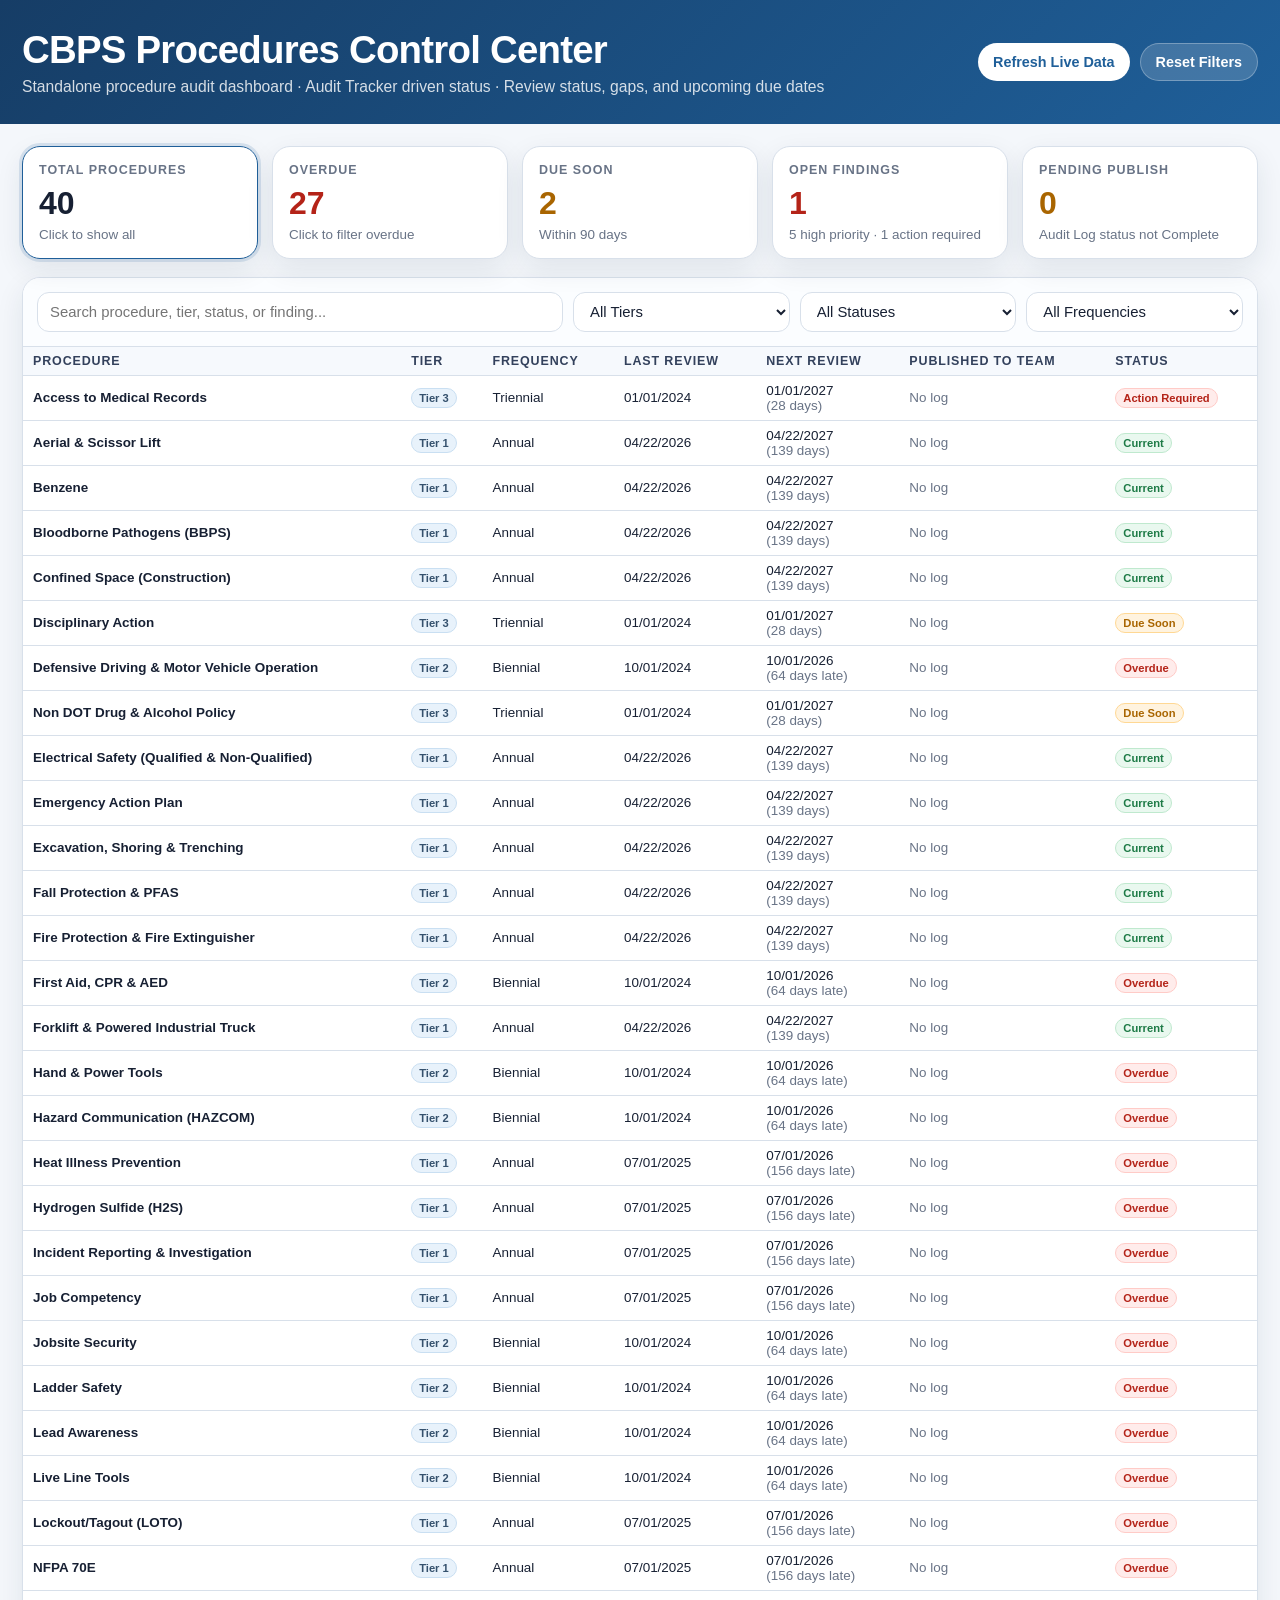
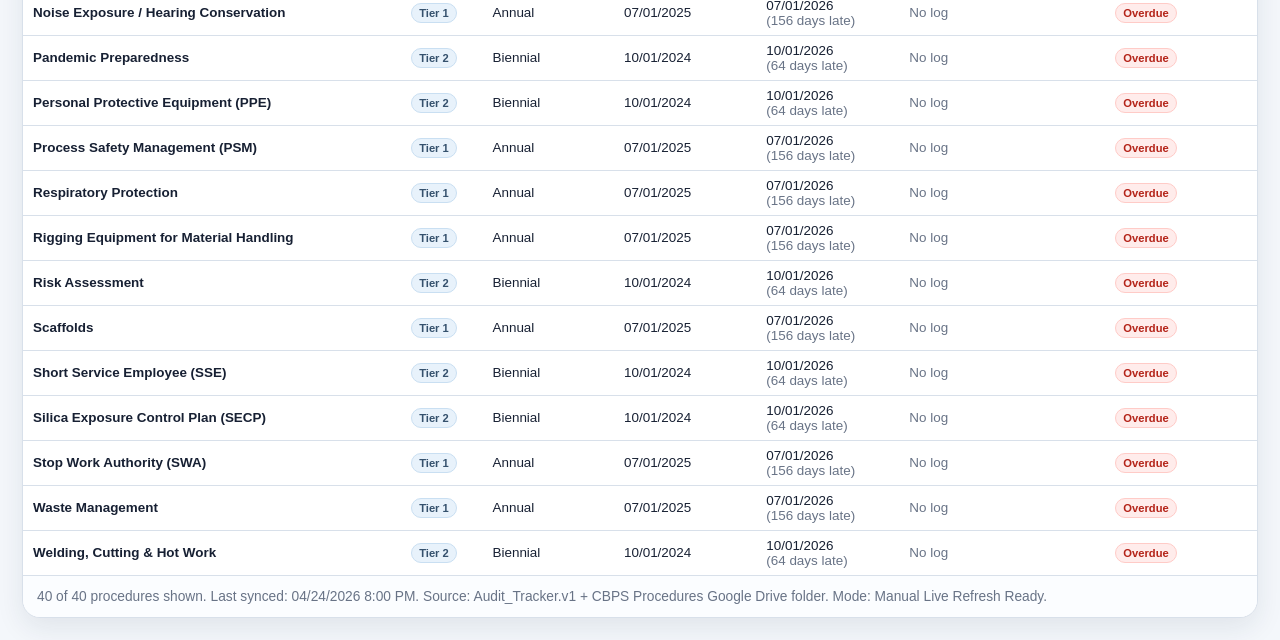
<file: CBPS_Procedures_Control_Center.html>
<!DOCTYPE html>
<html lang="en">
<head>
  <meta charset="UTF-8" />
  <meta name="viewport" content="width=device-width, initial-scale=1.0" />
  <title>CBPS Procedures Control Center</title>
  <style>
    :root {
      --bg: #f4f7fb;
      --card: #ffffff;
      --ink: #172033;
      --muted: #687386;
      --blue: #1f5f99;
      --blue2: #e8f2fb;
      --green: #1d7a46;
      --amber: #a96500;
      --red: #b42318;
      --line: #d8e0ea;
      --shadow: 0 10px 28px rgba(20, 42, 70, 0.09);
      --radius: 18px;
    }

    * { box-sizing: border-box; }

    body {
      margin: 0;
      font-family: Arial, Helvetica, sans-serif;
      background: var(--bg);
      color: var(--ink);
    }

    header {
      background: linear-gradient(135deg, #163d66, #1f5f99);
      color: white;
      padding: 28px 22px;
    }

    .wrap {
      max-width: 1240px;
      margin: 0 auto;
    }

    .hero {
      display: flex;
      align-items: center;
      justify-content: space-between;
      gap: 18px;
      flex-wrap: wrap;
    }

    .hero h1 {
      margin: 0 0 6px;
      font-size: clamp(1.6rem, 3vw, 2.4rem);
      letter-spacing: -0.02em;
    }

    .hero p {
      margin: 0;
      color: rgba(255,255,255,.82);
      font-size: .98rem;
    }

    .top-actions {
      display: flex;
      gap: 10px;
      flex-wrap: wrap;
    }

    a.button, button.button {
      display: inline-flex;
      align-items: center;
      justify-content: center;
      border: 0;
      border-radius: 999px;
      padding: 10px 15px;
      background: white;
      color: var(--blue);
      font-weight: 700;
      text-decoration: none;
      cursor: pointer;
      font-size: .9rem;
    }

    button.button.secondary, a.button.secondary {
      background: rgba(255,255,255,.16);
      color: white;
      border: 1px solid rgba(255,255,255,.28);
    }

    main { padding: 22px; }

    .cards {
      display: grid;
      grid-template-columns: repeat(5, minmax(150px, 1fr));
      gap: 14px;
      margin: 0 0 18px;
    }

    .card {
      background: var(--card);
      border: 1px solid var(--line);
      border-radius: var(--radius);
      padding: 16px;
      box-shadow: var(--shadow);
      min-height: 104px;
      cursor: pointer;
      transition: transform .15s ease, border-color .15s ease, box-shadow .15s ease;
    }

    .card:hover {
      transform: translateY(-2px);
      border-color: #9fc4e5;
      box-shadow: 0 14px 34px rgba(20, 42, 70, 0.14);
    }

    .card.active {
      border-color: var(--blue);
      outline: 3px solid rgba(31, 95, 153, .14);
    }

    .card .label {
      color: var(--muted);
      font-size: .78rem;
      text-transform: uppercase;
      letter-spacing: .08em;
      font-weight: 700;
    }

    .card .value {
      font-size: 2rem;
      line-height: 1.05;
      margin-top: 10px;
      font-weight: 800;
    }

    .card .note {
      margin-top: 6px;
      color: var(--muted);
      font-size: .84rem;
    }

    .panel {
      background: var(--card);
      border: 1px solid var(--line);
      border-radius: var(--radius);
      box-shadow: var(--shadow);
      overflow: hidden;
    }

    .controls {
      display: grid;
      grid-template-columns: 1.7fr repeat(3, minmax(140px, .7fr));
      gap: 10px;
      padding: 14px;
      border-bottom: 1px solid var(--line);
      background: #fbfdff;
    }

    input, select {
      width: 100%;
      padding: 10px 12px;
      border: 1px solid var(--line);
      border-radius: 12px;
      font-size: .93rem;
      background: white;
      color: var(--ink);
    }

    .table-wrap { overflow-x: auto; }

    table {
      width: 100%;
      border-collapse: collapse;
      min-width: 940px;
    }

    th, td {
      padding: 7px 10px;
      text-align: left;
      border-bottom: 1px solid var(--line);
      vertical-align: middle;
      font-size: .84rem;
    }

    th {
      background: #f6f9fd;
      color: #33415c;
      font-size: .78rem;
      text-transform: uppercase;
      letter-spacing: .07em;
      position: sticky;
      top: 0;
      z-index: 1;
    }

    tr:hover td { background: #fbfdff; }

    .pill {
      display: inline-flex;
      align-items: center;
      border-radius: 999px;
      padding: 3px 7px;
      font-size: .7rem;
      font-weight: 800;
      white-space: nowrap;
      border: 1px solid transparent;
    }

    .ok { color: var(--green); background: #e9f8ef; border-color: #bfe9ce; }
    .due { color: var(--amber); background: #fff3df; border-color: #ffd894; }
    .bad { color: var(--red); background: #ffeceb; border-color: #ffcbc7; }
    .neutral { color: #35516d; background: var(--blue2); border-color: #c9dff2; }
    .muted { color: var(--muted); }

    .status-wrap { position: relative; display: inline-flex; align-items: center; }

    .status-wrap .status-pop {
      display: none;
      position: absolute;
      left: 0;
      top: 125%;
      z-index: 5;
      min-width: 210px;
      padding: 10px 12px;
      border-radius: 12px;
      border: 1px solid var(--line);
      background: white;
      color: var(--ink);
      box-shadow: var(--shadow);
      font-size: .78rem;
      line-height: 1.35;
      white-space: normal;
    }

    .status-wrap:hover .status-pop,
    .status-wrap:focus-within .status-pop { display: block; }

    .status-trigger { cursor: help; }

    .footer-note {
      color: var(--muted);
      font-size: .86rem;
      padding: 13px 14px;
      background: #fbfdff;
    }

    @media (max-width: 1000px) {
      .cards { grid-template-columns: repeat(3, 1fr); }
      .controls { grid-template-columns: 1fr 1fr; }
    }

    @media (max-width: 620px) {
      header, main { padding-left: 14px; padding-right: 14px; }
      .cards { grid-template-columns: 1fr 1fr; }
      .controls { grid-template-columns: 1fr; }
      .card { padding: 14px; }
      .card .value { font-size: 1.65rem; }
    }
  </style>
</head>
<body>
  <header>
    <div class="wrap hero">
      <div>
        <h1>CBPS Procedures Control Center</h1>
        <p>Standalone procedure audit dashboard · Audit Tracker driven status · Review status, gaps, and upcoming due dates</p>
      </div>
      <div class="top-actions">
        <button class="button" onclick="loadLiveBackend()">Refresh Live Data</button>
        <button class="button secondary" onclick="resetFilters()">Reset Filters</button>
      </div>
    </div>
  </header>

  <main>
    <div class="wrap">
      <section class="cards" id="cards"></section>

      <section class="panel">
        <div class="controls">
          <input id="search" type="search" placeholder="Search procedure, tier, status, or finding..." oninput="render()" />
          <select id="tier" onchange="render()">
            <option value="">All Tiers</option>
            <option>Tier 1</option>
            <option>Tier 2</option>
            <option>Tier 3</option>
          </select>
          <select id="status" onchange="render()">
            <option value="">All Statuses</option>
            <option value="Overdue">Overdue</option>
            <option value="Due Soon">Due Soon</option>
            <option value="Current">Current</option>
            <option value="Missing Fields">Missing Fields</option>
            <option value="No Drive Link">No Drive Link</option>
            <option value="Open Findings">Open Findings</option>
            <option value="Action Required">Action Required</option>
            <option value="Awaiting Publish">Awaiting Publish</option>
          </select>
          <select id="frequency" onchange="render()">
            <option value="">All Frequencies</option>
            <option>Annual</option>
            <option>Biennial</option>
            <option>Triennial</option>
          </select>
        </div>

        <div class="table-wrap">
          <table>
            <thead>
              <tr>
                <th>Procedure</th>
                <th>Tier</th>
                <th>Frequency</th>
                <th>Last Review</th>
                <th>Next Review</th>
                <th>Published to Team</th>
                <th>Status</th>
              </tr>
            </thead>
            <tbody id="procedureRows"></tbody>
          </table>
        </div>
        <div class="footer-note" id="footerNote"></div>
      </section>
    </div>
  </main>

  <script>
    const CONTROL_CONFIG = {
      dueSoonDays: 90,
      lastSynced: '04/24/2026 8:00 PM',
      dataSource: 'Audit_Tracker.v1 + CBPS Procedures Google Drive folder',
      refreshMode: 'Manual Live Refresh Ready',
      backendUrl: 'https://script.google.com/macros/s/AKfycbyt65srgK4pUipO1ZiDhGcMj1wTcqDoq2sox3NxtXaDQ1FVEFttkQLvj6S_eBsIA4Hh1w/exec',
      autoRefresh: false
    };

    const TODAY = new Date();
    const DUE_SOON_DAYS = CONTROL_CONFIG.dueSoonDays;

    let DATA = {
      auditLog: [],
      procedures: [
        { procedure:'Access to Medical Records', owner:'HR', frequency:'Triennial', tier:'Tier 3', lastReview:'2024-01-01', nextReview:'2027-01-01', publishedToTeam:'' },
        { procedure:'Aerial & Scissor Lift', owner:'Safety', frequency:'Annual', tier:'Tier 1', lastReview:'2026-04-22', nextReview:'2027-04-22', publishedToTeam:'' },
        { procedure:'Benzene', owner:'Safety', frequency:'Annual', tier:'Tier 1', lastReview:'2026-04-22', nextReview:'2027-04-22', publishedToTeam:'' },
        { procedure:'Bloodborne Pathogens (BBPS)', owner:'Safety', frequency:'Annual', tier:'Tier 1', lastReview:'2026-04-22', nextReview:'2027-04-22', publishedToTeam:'' },
        { procedure:'Confined Space (Construction)', owner:'Safety', frequency:'Annual', tier:'Tier 1', lastReview:'2026-04-22', nextReview:'2027-04-22', publishedToTeam:'' },
        { procedure:'Disciplinary Action', owner:'HR', frequency:'Triennial', tier:'Tier 3', lastReview:'2024-01-01', nextReview:'2027-01-01', publishedToTeam:'' },
        { procedure:'Defensive Driving & Motor Vehicle Operation', owner:'Safety', frequency:'Biennial', tier:'Tier 2', lastReview:'2024-10-01', nextReview:'2026-10-01', publishedToTeam:'' },
        { procedure:'Non DOT Drug & Alcohol Policy', owner:'HR', frequency:'Triennial', tier:'Tier 3', lastReview:'2024-01-01', nextReview:'2027-01-01', publishedToTeam:'' },
        { procedure:'Electrical Safety (Qualified & Non-Qualified)', owner:'Safety', frequency:'Annual', tier:'Tier 1', lastReview:'2026-04-22', nextReview:'2027-04-22', publishedToTeam:'' },
        { procedure:'Emergency Action Plan', owner:'Safety', frequency:'Annual', tier:'Tier 1', lastReview:'2026-04-22', nextReview:'2027-04-22', publishedToTeam:'' },
        { procedure:'Excavation, Shoring & Trenching', owner:'Safety', frequency:'Annual', tier:'Tier 1', lastReview:'2026-04-22', nextReview:'2027-04-22', publishedToTeam:'' },
        { procedure:'Fall Protection & PFAS', owner:'Safety', frequency:'Annual', tier:'Tier 1', lastReview:'2026-04-22', nextReview:'2027-04-22', publishedToTeam:'' },
        { procedure:'Fire Protection & Fire Extinguisher', owner:'Safety', frequency:'Annual', tier:'Tier 1', lastReview:'2026-04-22', nextReview:'2027-04-22', publishedToTeam:'' },
        { procedure:'First Aid, CPR & AED', owner:'Safety', frequency:'Biennial', tier:'Tier 2', lastReview:'2024-10-01', nextReview:'2026-10-01', publishedToTeam:'' },
        { procedure:'Forklift & Powered Industrial Truck', owner:'Safety', frequency:'Annual', tier:'Tier 1', lastReview:'2026-04-22', nextReview:'2027-04-22', publishedToTeam:'' },
        { procedure:'Hand & Power Tools', owner:'Safety', frequency:'Biennial', tier:'Tier 2', lastReview:'2024-10-01', nextReview:'2026-10-01', publishedToTeam:'' },
        { procedure:'Hazard Communication (HAZCOM)', owner:'Safety', frequency:'Biennial', tier:'Tier 2', lastReview:'2024-10-01', nextReview:'2026-10-01', publishedToTeam:'' },
        { procedure:'Heat Illness Prevention', owner:'Safety', frequency:'Annual', tier:'Tier 1', lastReview:'2025-07-01', nextReview:'2026-07-01', publishedToTeam:'' },
        { procedure:'Hydrogen Sulfide (H2S)', owner:'Safety', frequency:'Annual', tier:'Tier 1', lastReview:'2025-07-01', nextReview:'2026-07-01', publishedToTeam:'' },
        { procedure:'Incident Reporting & Investigation', owner:'Safety', frequency:'Annual', tier:'Tier 1', lastReview:'2025-07-01', nextReview:'2026-07-01', publishedToTeam:'' },
        { procedure:'Job Competency', owner:'Safety', frequency:'Annual', tier:'Tier 1', lastReview:'2025-07-01', nextReview:'2026-07-01', publishedToTeam:'' },
        { procedure:'Jobsite Security', owner:'Ops', frequency:'Biennial', tier:'Tier 2', lastReview:'2024-10-01', nextReview:'2026-10-01', publishedToTeam:'' },
        { procedure:'Ladder Safety', owner:'Safety', frequency:'Biennial', tier:'Tier 2', lastReview:'2024-10-01', nextReview:'2026-10-01', publishedToTeam:'' },
        { procedure:'Lead Awareness', owner:'Safety', frequency:'Biennial', tier:'Tier 2', lastReview:'2024-10-01', nextReview:'2026-10-01', publishedToTeam:'' },
        { procedure:'Live Line Tools', owner:'Safety', frequency:'Biennial', tier:'Tier 2', lastReview:'2024-10-01', nextReview:'2026-10-01', publishedToTeam:'' },
        { procedure:'Lockout/Tagout (LOTO)', owner:'Safety', frequency:'Annual', tier:'Tier 1', lastReview:'2025-07-01', nextReview:'2026-07-01', publishedToTeam:'' },
        { procedure:'NFPA 70E', owner:'Safety', frequency:'Annual', tier:'Tier 1', lastReview:'2025-07-01', nextReview:'2026-07-01', publishedToTeam:'' },
        { procedure:'Noise Exposure / Hearing Conservation', owner:'Safety', frequency:'Annual', tier:'Tier 1', lastReview:'2025-07-01', nextReview:'2026-07-01', publishedToTeam:'' },
        { procedure:'Pandemic Preparedness', owner:'Safety', frequency:'Biennial', tier:'Tier 2', lastReview:'2024-10-01', nextReview:'2026-10-01', publishedToTeam:'' },
        { procedure:'Personal Protective Equipment (PPE)', owner:'Safety', frequency:'Biennial', tier:'Tier 2', lastReview:'2024-10-01', nextReview:'2026-10-01', publishedToTeam:'' },
        { procedure:'Process Safety Management (PSM)', owner:'Safety', frequency:'Annual', tier:'Tier 1', lastReview:'2025-07-01', nextReview:'2026-07-01', publishedToTeam:'' },
        { procedure:'Respiratory Protection', owner:'Safety', frequency:'Annual', tier:'Tier 1', lastReview:'2025-07-01', nextReview:'2026-07-01', publishedToTeam:'' },
        { procedure:'Rigging Equipment for Material Handling', owner:'Safety', frequency:'Annual', tier:'Tier 1', lastReview:'2025-07-01', nextReview:'2026-07-01', publishedToTeam:'' },
        { procedure:'Risk Assessment', owner:'Safety', frequency:'Biennial', tier:'Tier 2', lastReview:'2024-10-01', nextReview:'2026-10-01', publishedToTeam:'' },
        { procedure:'Scaffolds', owner:'Safety', frequency:'Annual', tier:'Tier 1', lastReview:'2025-07-01', nextReview:'2026-07-01', publishedToTeam:'' },
        { procedure:'Short Service Employee (SSE)', owner:'Safety', frequency:'Biennial', tier:'Tier 2', lastReview:'2024-10-01', nextReview:'2026-10-01', publishedToTeam:'' },
        { procedure:'Silica Exposure Control Plan (SECP)', owner:'Safety', frequency:'Biennial', tier:'Tier 2', lastReview:'2024-10-01', nextReview:'2026-10-01', publishedToTeam:'' },
        { procedure:'Stop Work Authority (SWA)', owner:'Safety', frequency:'Annual', tier:'Tier 1', lastReview:'2025-07-01', nextReview:'2026-07-01', publishedToTeam:'' },
        { procedure:'Waste Management', owner:'Safety', frequency:'Annual', tier:'Tier 1', lastReview:'2025-07-01', nextReview:'2026-07-01', publishedToTeam:'' },
        { procedure:'Welding, Cutting & Hot Work', owner:'Safety', frequency:'Biennial', tier:'Tier 2', lastReview:'2024-10-01', nextReview:'2026-10-01', publishedToTeam:'' }
      ],
      auditFindings: [
        { procedure:'Access to Medical Records', priority:'High', status:'Open', action:'Create standalone OSHA 1910.1020 Access to Employee Exposure and Medical Records procedure if not currently maintained separately.', location:'Program Structure / Controlled Docs' },
        { procedure:'Access to Medical Records', priority:'High', status:'Open', action:'Define records covered: exposure monitoring, medical surveillance, SDS identity records, noise/hearing tests, respirator medical evaluations, injury/illness records where applicable.', location:'Scope' },
        { procedure:'Access to Medical Records', priority:'High', status:'Open', action:'Add employee/rightful representative access request process with response timeline consistent with OSHA requirements (15 working days).', location:'Employee Access Requests' },
        { procedure:'Access to Medical Records', priority:'High', status:'Open', action:'Define retention schedule for exposure and medical records per OSHA requirements and responsibility owner for secure storage.', location:'Recordkeeping / Retention' },
        { procedure:'Access to Medical Records', priority:'High', status:'Open', action:'Add confidentiality controls and release authorization process to prevent unauthorized disclosure of private medical information.', location:'Confidentiality / Responsibilities' },
        { procedure:'Access to Medical Records', priority:'Medium', status:'Open', action:'Add HSI integration language for tracking respirator medical clearance dates, audiograms, surveillance status, and training acknowledgements where applicable.', location:'EHS / LMS Control Opportunity' },
        { procedure:'Access to Medical Records', priority:'Medium', status:'Open', action:'Add former employee access process and records transfer/destruction process if company ceases business or changes ownership.', location:'Former Employee Requests / Business Continuity' },
        { procedure:'Access to Medical Records', priority:'Medium', status:'Open', action:'Cross-reference Employee Handbook personnel file section so medical records are segregated from general personnel files.', location:'Interface With Handbook' }
      ]
    };

    let procedures = DATA.procedures;
    let auditFindings = DATA.auditFindings;

    function normalize(value) {
      return String(value || '').toLowerCase().replace(/[^a-z0-9]+/g, ' ').trim();
    }

    function getEl(id) {
      return document.getElementById(id);
    }

    function getControlValue(id) {
      const el = getEl(id);
      return el ? el.value : '';
    }

    function setControlValue(id, value) {
      const el = getEl(id);
      if (el) el.value = value;
    }

    function pill(text, cls) {
      return `<span class="pill ${cls}">${text}</span>`;
    }

    function parseDateValue(value) {
      if (!value) return null;
      const d = new Date(String(value) + 'T12:00:00');
      return isNaN(d.getTime()) ? null : d;
    }

    function getAuditLogRows(p) {
      return (DATA.auditLog || []).filter(r => normalize(r.procedure) === normalize(p.procedure));
    }

    function latestAuditLogStatus(p) {
      const rows = getAuditLogRows(p);
      if (!rows.length) return p.auditLogStatus || '';
      return rows[rows.length - 1].status || '';
    }

    function hasPendingAuditLog(p) {
      return getAuditLogRows(p).some(r => normalize(r.status) !== 'complete');
    }

    function needsPublish(p) {
      if (p.pendingPublish === true || String(p.pendingPublish).toLowerCase() === 'true') return true;
      if (hasPendingAuditLog(p)) return true;
      const draft = parseDateValue(p.draftUpdated || p.draftUpdate || p.draftDate);
      const published = parseDateValue(p.publishedToTeam || p.hsiPublished || p.published || p.teamPublished);
      return !!(draft && (!published || draft > published));
    }

    function daysUntil(dateStr) {
      if (!dateStr) return null;
      const target = new Date(dateStr + 'T12:00:00');
      if (isNaN(target.getTime())) return null;
      return Math.ceil((target - TODAY) / (1000 * 60 * 60 * 24));
    }

    function getOpenFindings(p) {
      return auditFindings.filter(f => normalize(f.procedure) === normalize(p.procedure) && normalize(f.status) === 'open');
    }

    function getGaps(p) {
      const gaps = [];
      if (!p.url && !p.driveUrl) gaps.push('No Drive Link');
      return gaps;
    }

    function getStatus(p) {
      const findings = getOpenFindings(p);
      const highOpen = findings.filter(f => normalize(f.priority) === 'high').length;
      const missingFields = !p.procedure || !p.frequency || !p.tier || !p.lastReview || !p.nextReview;
      if (missingFields) return 'Missing Fields';
      if (needsPublish(p)) return 'Awaiting Publish';
      if (highOpen > 0) return 'Action Required';
      if (findings.length > 0) return 'Open Findings';
      const d = daysUntil(p.nextReview);
      if (d === null) return 'Missing Fields';
      if (d < 0) return 'Overdue';
      if (d <= DUE_SOON_DAYS) return 'Due Soon';
      return 'Current';
    }

    function statusPill(status) {
      if (status === 'Awaiting Publish') return pill(status, 'due');
      if (status === 'Action Required') return pill(status, 'bad');
      if (status === 'Open Findings') return pill(status, 'due');
      if (status === 'Overdue') return pill(status, 'bad');
      if (status === 'Due Soon') return pill(status, 'due');
      if (status === 'Missing Fields') return pill(status, 'bad');
      return pill(status, 'ok');
    }

    function formatDate(s) {
      if (!s) return '<span class="muted">Missing</span>';
      const parts = String(s).split('-');
      if (parts.length === 3) return `${parts[1]}/${parts[2]}/${parts[0]}`;
      return String(s);
    }

    function formatPublished(p) {
      const status = latestAuditLogStatus(p);
      if (status) return normalize(status) === 'complete' ? pill('Complete', 'ok') : pill(status, 'due');
      const value = p.publishedToTeam || p.hsiPublished || p.published || p.teamPublished || '';
      return value ? formatDate(value) : '<span class="muted">No log</span>';
    }

    function getDashboardMetrics() {
      const total = DATA.procedures.length;
      const overdue = DATA.procedures.filter(p => getStatus(p) === 'Overdue').length;
      const dueSoon = DATA.procedures.filter(p => getStatus(p) === 'Due Soon').length;
      const openFindingRows = DATA.auditFindings.filter(f => normalize(f.status) === 'open');
      const openFindings = new Set(openFindingRows.map(f => normalize(f.procedure)).filter(Boolean)).size;
      const highFindings = openFindingRows.filter(f => normalize(f.priority) === 'high').length;
      const actionRequired = DATA.procedures.filter(p => getStatus(p) === 'Action Required').length;
      const awaitingPublish = DATA.procedures.filter(p => needsPublish(p)).length;
      return { total, overdue, dueSoon, openFindings, highFindings, actionRequired, awaitingPublish };
    }

    function filteredProcedures() {
      const q = normalize(getControlValue('search'));
      const tier = getControlValue('tier');
      const status = getControlValue('status');
      const frequency = getControlValue('frequency');

      return procedures.filter(p => {
        const pStatus = getStatus(p);
        const gaps = getGaps(p);
        const findings = getOpenFindings(p);
        const blob = normalize(`${p.procedure} ${p.frequency} ${p.tier} ${pStatus} ${p.publishedToTeam || p.hsiPublished || ''} ${findings.map(f => `${f.priority} ${f.action} ${f.location}`).join(' ')}`);
        return (!q || blob.includes(q)) &&
          (!tier || p.tier === tier) &&
          (!frequency || p.frequency === frequency) &&
          (!status || pStatus === status || gaps.includes(status) || (status === 'Open Findings' && findings.length > 0) || (status === 'No Drive Link' && gaps.includes('No Drive Link')));
      });
    }

    function renderCards() {
      const cardsEl = getEl('cards');
      if (!cardsEl) return;

      const metrics = getDashboardMetrics();
      const activeStatus = getControlValue('status');
      const hasAnyFilter = getControlValue('search') || getControlValue('tier') || activeStatus || getControlValue('frequency');

      cardsEl.innerHTML = `
        <div class="card ${!hasAnyFilter ? 'active' : ''}" onclick="setStatusFilter('')"><div class="label">Total Procedures</div><div class="value">${metrics.total}</div><div class="note">Click to show all</div></div>
        <div class="card ${activeStatus === 'Overdue' ? 'active' : ''}" onclick="setStatusFilter('Overdue')"><div class="label">Overdue</div><div class="value" style="color:var(--red)">${metrics.overdue}</div><div class="note">Click to filter overdue</div></div>
        <div class="card ${activeStatus === 'Due Soon' ? 'active' : ''}" onclick="setStatusFilter('Due Soon')"><div class="label">Due Soon</div><div class="value" style="color:var(--amber)">${metrics.dueSoon}</div><div class="note">Within ${DUE_SOON_DAYS} days</div></div>
        <div class="card ${activeStatus === 'Open Findings' || activeStatus === 'Action Required' ? 'active' : ''}" onclick="setStatusFilter('Open Findings')"><div class="label">Open Findings</div><div class="value" style="color:var(--red)">${metrics.openFindings}</div><div class="note">${metrics.highFindings} high priority · ${metrics.actionRequired} action required</div></div>
        <div class="card ${activeStatus === 'Awaiting Publish' ? 'active' : ''}" onclick="setStatusFilter('Awaiting Publish')"><div class="label">Pending Publish</div><div class="value" style="color:var(--amber)">${metrics.awaitingPublish}</div><div class="note">Audit Log status not Complete</div></div>
      `;
    }

    function statusWithPopup(p, status, findings) {
      const high = findings.filter(f => normalize(f.priority) === 'high').length;
      const med = findings.filter(f => normalize(f.priority) === 'medium').length;
      const low = findings.filter(f => normalize(f.priority) === 'low').length;
      const logRows = getAuditLogRows(p);
      const latestStatus = latestAuditLogStatus(p) || 'No log';
      const content = findings.length
        ? `<strong>Open findings</strong><br>${high} High · ${med} Medium · ${low} Low<br><span class="muted">Audit Log: ${latestStatus}</span>`
        : needsPublish(p)
          ? `<strong>Publish status</strong><br>Audit Log Status: ${latestStatus}<br><span class="muted">${logRows.length} log row(s). Column E must be Complete.</span>`
          : `<strong>Status detail</strong><br>No open findings currently flagged.<br><span class="muted">Audit Log: ${latestStatus}</span>`;
      return `<span class="status-wrap" tabindex="0"><span class="status-trigger">${statusPill(status)}</span><span class="status-pop">${content}</span></span>`;
    }

    function render() {
      const rowsEl = getEl('procedureRows');
      const footerEl = getEl('footerNote');
      if (!rowsEl || !footerEl) return;

      renderCards();
      const shown = filteredProcedures();
      const rows = shown.map(p => {
        const status = getStatus(p);
        const findings = getOpenFindings(p);
        const days = daysUntil(p.nextReview);
        const dayText = days === null ? '' : days < 0 ? ` (${Math.abs(days)} days late)` : ` (${days} days)`;
        return `
          <tr>
            <td><strong>${p.procedure}</strong></td>
            <td>${pill(p.tier || 'Missing', p.tier ? 'neutral' : 'bad')}</td>
            <td>${p.frequency || '<span class="muted">Missing</span>'}</td>
            <td>${formatDate(p.lastReview)}</td>
            <td>${formatDate(p.nextReview)}<br><span class="muted">${dayText}</span></td>
            <td>${formatPublished(p)}</td>
            <td>${statusWithPopup(p, status, findings)}</td>
          </tr>
        `;
      }).join('');

      rowsEl.innerHTML = rows || `<tr><td colspan="7" class="muted">No procedures match the current filters.</td></tr>`;
      footerEl.textContent = `${shown.length} of ${procedures.length} procedures shown. Last synced: ${CONTROL_CONFIG.lastSynced}. Source: ${CONTROL_CONFIG.dataSource}. Mode: ${CONTROL_CONFIG.refreshMode}.`;
    }

    function setStatusFilter(statusValue) {
      setControlValue('search', '');
      setControlValue('tier', '');
      setControlValue('frequency', '');
      setControlValue('status', statusValue);
      render();
    }

    function resetFilters() {
      setControlValue('search', '');
      setControlValue('tier', '');
      setControlValue('status', '');
      setControlValue('frequency', '');
      render();
    }

    function applyLivePayload(payload) {
      if (!payload || !Array.isArray(payload.procedures)) return;

      DATA = {
        procedures: payload.procedures.map(p => ({
          procedure: p.procedure || '',
          owner: p.owner || '',
          frequency: p.frequency || '',
          tier: p.tier || '',
          lastReview: p.lastReview || '',
          nextReview: p.nextReview || '',
          url: p.driveUrl || p.url || '',
          auditLogStatus: p.auditLogStatus || '',
          pendingPublish: p.pendingPublish === true || String(p.pendingPublish).toLowerCase() === 'true',
          draftUpdated: p.draftUpdated || p.draftUpdate || p.draftDate || '',
          publishedToTeam: p.publishedToTeam || p.hsiPublished || p.published || p.teamPublished || ''
        })),
        auditFindings: Array.isArray(payload.findings) ? payload.findings.map(f => ({
          procedure: f.procedure || '',
          owner: f.owner || '',
          action: f.action || '',
          location: f.location || '',
          priority: f.priority || '',
          status: f.status || ''
        })) : [],
        auditLog: Array.isArray(payload.auditLog) ? payload.auditLog.map(r => ({
          date: r.date || '',
          procedure: r.procedure || '',
          rev: r.rev || '',
          action: r.action || '',
          status: r.status || '',
          notes: r.notes || ''
        })) : []
      };

      procedures = DATA.procedures;
      auditFindings = DATA.auditFindings;
      CONTROL_CONFIG.lastSynced = payload.lastSynced || new Date().toLocaleString();
      CONTROL_CONFIG.dataSource = payload.source || CONTROL_CONFIG.dataSource;
      CONTROL_CONFIG.refreshMode = 'Live Backend Phase 2';
      render();
    }

    function loadLiveBackend() {
      CONTROL_CONFIG.refreshMode = 'Refreshing Live Backend...';
      render();

      const callbackName = 'cbpsProceduresCallback_' + Date.now();
      const script = document.createElement('script');
      const timeout = setTimeout(() => {
        delete window[callbackName];
        script.remove();
        CONTROL_CONFIG.refreshMode = 'Fallback Data - Backend Not Loaded';
        render();
      }, 8000);

      window[callbackName] = payload => {
        clearTimeout(timeout);
        delete window[callbackName];
        script.remove();
        applyLivePayload(payload);
      };

      script.onerror = () => {
        clearTimeout(timeout);
        delete window[callbackName];
        script.remove();
        CONTROL_CONFIG.refreshMode = 'Fallback Data - Backend Error';
        render();
      };

      script.src = CONTROL_CONFIG.backendUrl + '?callback=' + callbackName + '&t=' + Date.now();
      document.body.appendChild(script);
    }

    function runSelfTests() {
      const requiredElements = ['search', 'tier', 'status', 'frequency', 'cards', 'procedureRows', 'footerNote'];
      const missing = requiredElements.filter(id => !getEl(id));
      console.assert(missing.length === 0, 'Missing required dashboard elements:', missing);
      console.assert(Array.isArray(DATA.procedures), 'DATA.procedures should be an array');
      console.assert(Array.isArray(DATA.auditFindings), 'DATA.auditFindings should be an array');
      console.assert(Array.isArray(DATA.auditLog), 'DATA.auditLog should be an array');
      console.assert(typeof renderCards === 'function', 'renderCards should be defined');
    }

    window.addEventListener('DOMContentLoaded', () => {
      runSelfTests();
      render();
      if (CONTROL_CONFIG.autoRefresh) loadLiveBackend();
    });
  </script>
</body>
</html>
</file>
<file: ui-kit.css>
/* CBPS UI Kit  v1.0.0  (extracted from PowerHub v4.0.1, 2026-10-06)
   Master copy lives in C:\Users\Will\CBPS_local\_ui-kit. Never edit an app's copy; edit the master, bump the version, re-copy.
   Contains the shared look only: tokens, sidebar, floating pill, hero, glance cards, modals, footer, phone bottom bar.
   App-specific styles (Whiteboard table, training tiles layout, etc.) stay in each app's own CSS. See UI-SPEC.md. */

/* ---------- 1. Tokens ---------- */
:root {
  --blue: #123f73;
  --blue-dark: #0b2a4e;
  --blue-soft: #eaf2fb;
  --border: #d8e0ea;
  --text: #1f2933;
  --muted: #64748b;
  --green: #1f7a4d;
  --orange: #b86b00;
  --red: #b42318;
  --white: #ffffff;
  --shadow: 0 10px 28px rgba(15, 23, 42, 0.10);
  /* card status tones (set --tone on a .glance-card, or use .is-alert / .is-clear) */
  --tone-blue: #1b6fb5;
  --tone-red: #d13a26;
  --tone-green: #1f8a58;
  --tone-amber: #e59a1a;
  --tone-sky: #4aa8ef;
  --accent: #009dff;
}

/* ---------- 2. Base ---------- */
* { box-sizing: border-box; }
html { scroll-behavior: smooth; }
@media (min-width: 901px) { html { font-size: 13px; } }
body {
  margin: 0;
  font-family: Inter, system-ui, -apple-system, BlinkMacSystemFont, "Segoe UI", sans-serif;
  background:
    linear-gradient(90deg, rgba(247,249,252,.08) 0%, rgba(247,249,252,.38) 22%, rgba(247,249,252,.55) 50%, rgba(247,249,252,.38) 78%, rgba(247,249,252,.08) 100%),
    radial-gradient(circle at 18% 18%, rgba(0,157,255,.16), transparent 28%),
    radial-gradient(circle at 82% 18%, rgba(18,63,115,.16), transparent 30%),
    url("assets/background_hub_v2.png") center top / cover fixed no-repeat,
    linear-gradient(180deg, #f3f6fa 0%, #eef2f6 45%, #f7f9fb 100%);
  color: var(--text);
}
a { color: inherit; }
.sr-only { position:absolute; width:1px; height:1px; padding:0; margin:-1px; overflow:hidden; clip:rect(0,0,0,0); white-space:nowrap; border:0; }

/* ---------- 3. Loader (needs assets/loading_spinner_electric_ring.svg) ---------- */
.power-loader { display:inline-flex; align-items:center; justify-content:center; gap:8px; color:var(--muted); font-size:.82rem; font-weight:850; line-height:1; vertical-align:middle; }
.power-loader img { display:block; width:24px; height:24px; object-fit:contain; }
.power-loader--inline img { width:22px; height:22px; }
.power-loader--section { width:100%; min-height:38px; padding:2px 0; }
.power-loader--section img { width:38px; height:38px; }

/* ---------- 4. Layout shell ---------- */
.app-shell { display:grid; grid-template-columns:232px minmax(0, 1fr); align-items:start; }
.page-shell { display:flex; flex-direction:column; width:min(1180px, calc(100% - 64px)); margin:0 auto; padding:0 16px 0; background:transparent; box-shadow:none; min-height:100vh; }
@media (min-width: 901px) {
  .page-shell { width:min(1244px, calc(100% - 32px)); padding:0 64px 16px 16px; }
}

/* ---------- 5. Sidebar (collapsible, grouped, "Soon" items) ---------- */
.side-nav { position:sticky; top:0; height:100vh; display:flex; flex-direction:column; gap:6px; padding:24px 12px; overflow-y:auto; overflow-x:hidden; scrollbar-width:none; background:linear-gradient(180deg, rgba(4,16,31,.96), rgba(10,38,72,.94)); border-right:1px solid rgba(0,157,255,.22); }
.side-nav::-webkit-scrollbar { display:none; }
.side-link { display:flex; align-items:center; gap:12px; width:100%; padding:10px 14px; border:0; border-radius:12px; background:transparent; color:rgba(255,255,255,.92); font:inherit; font-size:.95rem; font-weight:750; text-align:left; text-decoration:none; cursor:pointer; transition:background .16s ease, box-shadow .16s ease; }
.side-link svg { flex:0 0 24px; width:24px; height:24px; fill:none; stroke:currentColor; stroke-width:1.8; stroke-linecap:round; stroke-linejoin:round; }
.side-link small { display:block; margin-top:1px; font-size:.72rem; font-weight:650; opacity:.75; }
.side-link span { white-space:nowrap; }
.side-link:hover, .side-link:focus-visible { background:rgba(0,157,255,.16); outline:none; }
.side-link.is-active { background:linear-gradient(90deg, #0f6fd1, #1590f0); box-shadow:0 6px 18px rgba(0,157,255,.32); color:#fff; }
.side-link.is-disabled { opacity:.5; cursor:default; padding-right:8px; }
.side-link.is-disabled:hover { background:transparent; }
.side-link-small { font-size:.84rem; font-weight:650; color:rgba(255,255,255,.78); }
.side-group-label { margin:14px 14px 2px; padding-top:12px; border-top:1px solid rgba(255,255,255,.14); color:rgba(255,255,255,.55); font-size:.68rem; font-weight:950; letter-spacing:.12em; text-transform:uppercase; }
.side-soon { margin-left:auto; padding:2px 6px; border:1px solid rgba(255,255,255,.28); border-radius:999px; font-size:.6rem; font-style:normal; font-weight:900; letter-spacing:.06em; text-transform:uppercase; }
.side-spacer { flex:1; }
.side-toggle { align-self:flex-end; flex:0 0 auto; width:34px; height:34px; margin:-10px 2px 4px 0; display:grid; place-items:center; border:0; border-radius:10px; background:rgba(255,255,255,.08); color:rgba(255,255,255,.85); cursor:pointer; }
.side-toggle:hover, .side-toggle:focus-visible { background:rgba(255,255,255,.18); outline:none; }
.side-toggle svg { width:18px; height:18px; fill:none; stroke:currentColor; stroke-width:2; stroke-linecap:round; stroke-linejoin:round; transition:transform .2s ease; }
@media (min-width: 901px) {
  .app-shell { transition:grid-template-columns .2s ease; }
  .sb-collapsed .app-shell { grid-template-columns:68px minmax(0, 1fr); }
  .sb-collapsed .side-nav { padding:24px 8px; }
  .sb-collapsed .side-toggle { align-self:center; margin:-10px 0 4px; }
  .sb-collapsed .side-toggle svg { transform:rotate(180deg); }
  .sb-collapsed .side-nav .side-link { justify-content:center; gap:0; padding:11px 0; }
  .sb-collapsed .side-nav .side-link > span, .sb-collapsed .side-nav .side-soon { display:none; }
  .sb-collapsed .side-nav .side-group-label { height:0; margin:8px 10px 4px; padding:0; overflow:hidden; font-size:0; line-height:0; }
}

/* ---------- 6. Floating pill (profile + search), sits outside the hero ---------- */
.utility-wrap { position:sticky; top:-16px; z-index:200; height:0; display:flex; justify-content:flex-end; padding-right:14px; pointer-events:none; }
.utility { position:relative; margin-top:30px; align-self:flex-start; display:flex; align-items:center; gap:2px; padding:4px; border-radius:999px; background:rgba(4,16,31,.72); border:1px solid rgba(255,255,255,.16); backdrop-filter:blur(12px); pointer-events:auto; }
.u-btn { position:relative; width:42px; height:42px; display:grid; place-items:center; border:0; border-radius:50%; background:transparent; color:#fff; cursor:pointer; }
.u-btn svg { width:22px; height:22px; fill:none; stroke:currentColor; stroke-width:1.9; stroke-linecap:round; stroke-linejoin:round; }
.u-btn:hover, .u-btn:focus-visible, .u-btn[aria-expanded="true"] { background:rgba(255,255,255,.16); outline:none; }
.user-wrap { position:relative; }
.user-btn { position:relative; display:flex; align-items:center; gap:4px; height:42px; padding:0 8px 0 4px; border:0; border-radius:999px; background:transparent; color:#fff; cursor:pointer; }
.user-btn:hover, .user-btn:focus-visible, .user-btn[aria-expanded="true"] { background:rgba(255,255,255,.16); outline:none; }
.user-avatar { width:34px; height:34px; display:grid; place-items:center; border-radius:50%; background:linear-gradient(135deg, #1590f0, #0f4f9c); border:1px solid rgba(255,255,255,.4); }
.user-avatar svg { width:20px; height:20px; fill:none; stroke:#fff; stroke-width:1.8; stroke-linecap:round; }
.user-caret { width:14px; height:14px; fill:none; stroke:currentColor; stroke-width:2.2; stroke-linecap:round; stroke-linejoin:round; opacity:.8; }
.user-menu { position:absolute; right:0; top:calc(100% + 10px); z-index:300; width:min(340px, calc(100vw - 24px)); padding:0; overflow:hidden; border:1px solid rgba(15,23,42,.10); border-radius:16px; background:#fff; color:var(--text); box-shadow:0 18px 44px rgba(2,10,24,.30); }
.user-menu[hidden] { display:none; }
.um-head { padding:14px 16px; border-bottom:1px solid rgba(15,23,42,.08); }
.user-menu strong { display:block; color:var(--blue-dark); font-size:1rem; }
.user-menu span { display:block; margin-top:4px; color:var(--muted); font-size:.82rem; font-weight:650; line-height:1.4; }
@media (min-width: 901px) {
  .utility-wrap { top:-2px; padding-right:0; }
  .utility { flex-direction:column; margin-top:16px; right:-60px; gap:4px; padding:5px; }
  .user-btn { width:42px; padding:0; justify-content:center; }
  .user-caret { display:none; }
  .user-menu { top:0; right:calc(100% + 14px); }
}

/* ---------- 7. Notifications panel + search ---------- */
.notif-badge { position:absolute; top:3px; right:2px; min-width:20px; height:20px; padding:0 5px; display:grid; place-items:center; border-radius:999px; background:#d92d20; color:#fff; font-size:.7rem; font-weight:950; line-height:1; box-shadow:0 0 0 2px #0a2548; }
.notif-badge[hidden] { display:none; }
.notif-panel { width:auto; overflow:visible; }
.notif-head { padding:12px 14px; border-bottom:1px solid rgba(182,199,218,.9); background:linear-gradient(90deg, rgba(234,242,251,.96), #fff); color:var(--blue-dark); font-size:.8rem; font-weight:950; letter-spacing:.075em; text-transform:uppercase; }
.notif-item { display:block; width:100%; padding:11px 14px; border:0; border-top:1px solid rgba(216,224,234,.7); background:transparent; color:var(--blue-dark); font:inherit; font-size:.88rem; font-weight:800; text-align:left; }
.notif-item small { display:block; margin-top:2px; color:var(--muted); font-size:.74rem; font-weight:700; line-height:1.3; }
.notif-item.is-alert small { color:var(--red); }
.notif-empty { padding:16px 14px; color:var(--green); font-size:.88rem; font-weight:750; }
.notif-version { padding:10px 14px; border-top:1px solid rgba(216,224,234,.7); color:var(--muted); font-size:.72rem; font-weight:700; text-align:center; }
.search-overlay { position:fixed; inset:0; z-index:400; display:flex; justify-content:center; align-items:flex-start; padding:12vh 16px 16px; background:rgba(2,10,24,.55); backdrop-filter:blur(3px); }
.search-overlay[hidden] { display:none; }
.search-panel { width:min(620px, 100%); border-radius:20px; background:#fff; overflow:hidden; box-shadow:0 28px 70px rgba(0,0,0,.35); }
.search-form { display:flex; align-items:center; gap:12px; height:60px; padding:0 18px; }
.search-form svg { flex:0 0 22px; width:22px; height:22px; fill:none; stroke:var(--muted); stroke-width:2; stroke-linecap:round; }
.search-form input { flex:1; min-width:0; height:100%; border:0; outline:0; background:transparent; color:var(--text); font:inherit; font-size:1.05rem; }
.search-form kbd { padding:3px 8px; border:1px solid rgba(15,23,42,.15); border-radius:6px; color:var(--muted); font:inherit; font-size:.7rem; font-weight:800; }
.search-results { border-top:1px solid rgba(15,23,42,.08); max-height:min(55vh, 420px); overflow-y:auto; }
.search-results[hidden] { display:none; }
.result-group { padding:8px 14px 4px; color:var(--muted); font-size:.66rem; font-weight:950; letter-spacing:.08em; text-transform:uppercase; }
.result-item { display:block; width:100%; padding:10px 14px; border:0; border-top:1px solid rgba(216,224,234,.7); background:transparent; color:var(--blue-dark); font:inherit; font-size:.9rem; font-weight:800; text-align:left; text-decoration:none; cursor:pointer; }
.result-item small { display:block; margin-top:1px; color:var(--muted); font-size:.74rem; font-weight:700; }
.result-item:hover, .result-item:focus-visible, .result-item.is-first { background:var(--blue-soft); outline:none; }
.result-empty { padding:14px; color:var(--muted); font-size:.88rem; font-weight:700; }

/* ---------- 8. Hero banner ---------- */
.hero { position:relative; overflow:visible; background:transparent; color:#fff; display:flex; align-items:center; height:188px; min-height:188px; margin:16px 0 16px; border-radius:26px; border:1px solid rgba(0,157,255,.22); box-shadow:none; }
.hero-media { position:absolute; inset:0; z-index:0; overflow:hidden; border-radius:26px; }
.hero::before { content:""; position:absolute; inset:0; z-index:1; border-radius:26px; background:transparent; pointer-events:none; }
.hero-bg { display:block; width:100%; height:100%; object-fit:cover; object-position:center 76%; }
.hero-inner { position:relative; z-index:20; width:100%; display:grid; grid-template-columns:minmax(0, 1fr); align-items:center; gap:22px; padding:14px 18px 14px clamp(185px, 20vw, 343px); }
.hero-copy { max-width:760px; transform:translateX(10%); text-shadow:0 2px 12px rgba(0,0,0,.55); }
.eyebrow { margin:0 0 6px; font-size:.76rem; letter-spacing:.14em; text-transform:uppercase; font-weight:850; opacity:.9; }
.site-title { margin:0; font-size:clamp(2.2rem, 4.4vw, 3.8rem); line-height:.95; font-weight:950; letter-spacing:-.055em; }
.title-hub { color:var(--accent); text-shadow:0 0 14px rgba(0,157,255,.48); }
.site-title::after { content:""; display:block; width:170px; height:3px; margin-top:.45rem; border-radius:999px; background:linear-gradient(90deg, transparent, var(--accent), transparent); }
.site-subtitle { margin:.5rem 0 0; font-size:clamp(.86rem, 1.14vw, 1.05rem); font-weight:750; letter-spacing:.08em; color:rgba(255,255,255,.88); }

/* ---------- 9. Note bar (Team Note style banner) ---------- */
.announcement-row { display:grid; grid-template-columns:minmax(0, 1fr); gap:12px; align-items:center; margin:4px 0 18px; position:relative; z-index:80; }
.announcement-main { display:flex; align-items:center; gap:16px; min-width:0; padding:14px 18px; border:1px solid rgba(15,23,42,.08); border-radius:18px; background:rgba(255,255,255,.88); backdrop-filter:blur(8px); cursor:pointer; transition:border-color .18s ease; }
.announcement-main:hover { border-color:var(--tone-blue); }
.announcement-main:focus-visible { outline:2px solid rgba(0,157,255,.72); outline-offset:4px; }
.note-icon { flex:0 0 52px; width:52px; height:52px; display:grid; place-items:center; border-radius:12px; background:rgba(27,111,181,.10); }
.note-icon svg { width:26px; height:26px; fill:none; stroke:var(--tone-blue); stroke-width:1.9; stroke-linecap:round; stroke-linejoin:round; }
.note-body { flex:1 1 auto; min-width:0; }
.note-label { display:block; margin-bottom:2px; color:var(--tone-blue); font-size:.68rem; font-weight:950; letter-spacing:.1em; text-transform:uppercase; }
.announcement-text { color:var(--blue-dark); font-size:.92rem; font-weight:750; overflow:hidden; white-space:nowrap; text-overflow:ellipsis; min-width:0; }
.note-more { flex:0 0 auto; padding:8px 14px; border-radius:999px; background:var(--blue); color:#fff; font-size:.78rem; font-weight:900; white-space:nowrap; }

/* ---------- 10. Section titles + buttons ---------- */
.section-title { margin:22px 2px 12px; }
.section-title h2 { margin:0; display:inline-block; padding-bottom:10px; font-size:1.28rem; color:var(--blue-dark); font-weight:850; letter-spacing:.055em; text-transform:uppercase; }
.section-title h2::after { content:""; display:block; width:90px; height:3px; margin-top:8px; border-radius:999px; background:linear-gradient(90deg, transparent, var(--accent), transparent); }
.section-title p { margin:5px 0 0; color:var(--muted); font-size:.9rem; line-height:1.35; }
.small-button { border:1px solid rgba(18,63,115,.18); background:#fff; color:var(--blue-dark); border-radius:999px; padding:8px 12px; font-size:.76rem; font-weight:950; cursor:pointer; }
.small-button.primary { background:var(--blue); color:#fff; border-color:var(--blue); }
a.small-button { display:inline-block; text-decoration:none; }

/* ---------- 11. Glance cards ("At a Glance") ---------- */
.glance-section { margin:0 0 10px; }
.glance-head { display:flex; justify-content:flex-end; align-items:flex-end; gap:12px; }
.glance-updated { margin-bottom:12px; color:var(--muted); font-size:.78rem; font-weight:700; white-space:nowrap; }
.glance-updated[hidden] { display:none; }
.glance-grid { display:grid; grid-template-columns:minmax(0, 1.5fr) minmax(0, 1.1fr) minmax(0, 1fr); gap:16px; align-items:stretch; }
.glance-grid .glance-card { min-height:400px; }
.glance-card { --tone:var(--tone-blue); --tone-soft:rgba(27,111,181,.10); position:relative; display:flex; flex-direction:column; gap:12px; padding:18px 20px; border:1px solid rgba(15,23,42,.08); border-radius:22px; background:rgba(255,255,255,.20); backdrop-filter:blur(14px); box-shadow:none; text-decoration:none; transition:border-color .18s ease, transform .18s ease, background .18s ease; }
.glance-card:hover, .glance-card:focus-visible { transform:translateY(-2px); border-color:var(--tone); background:rgba(255,255,255,.45); outline:none; }
.glance-card.is-alert { --tone:var(--tone-red); --tone-soft:rgba(209,58,38,.10); }
.glance-card.is-clear { --tone:var(--tone-green); --tone-soft:rgba(31,138,88,.10); }
.gc-head { display:flex; align-items:center; gap:12px; }
.gc-head h3 { margin:0; color:var(--muted); font-size:.8rem; font-weight:900; letter-spacing:.12em; text-transform:uppercase; }
.gc-sample { margin-left:auto; padding:3px 9px; border-radius:999px; background:#fff3cd; border:1px solid #e6c65c; color:#7a5b00; font-size:.64rem; font-weight:950; letter-spacing:.06em; text-transform:uppercase; }
.gc-sample[hidden] { display:none; }
.glance-icon { flex:0 0 40px; width:40px; height:40px; display:grid; place-items:center; border-radius:12px; background:var(--tone-soft); }
.glance-icon svg { width:22px; height:22px; fill:none; stroke:var(--tone); stroke-width:1.9; stroke-linecap:round; stroke-linejoin:round; }
.glance-num { color:var(--blue-dark); font-size:2.8rem; font-weight:950; line-height:1; letter-spacing:-.03em; }
.glance-link { margin-top:auto; color:var(--tone); font-size:.8rem; font-weight:900; }
.gc-count { margin-left:auto; display:grid; justify-items:center; gap:2px; }
.gc-count .glance-num { color:var(--tone); font-size:1.6rem; letter-spacing:-.04em; }
.gc-count-label { color:var(--muted); font-size:.72rem; font-weight:900; letter-spacing:.08em; text-transform:uppercase; }
.gc-next { padding:10px 12px; border-radius:14px; background:var(--tone-soft); color:var(--blue-dark); font-size:.82rem; font-weight:750; line-height:1.35; }
.gc-next:empty { display:none; }
.gc-next b { color:var(--tone); }
.gc-state { display:flex; align-items:center; gap:8px; column-span:all; color:var(--muted); font-size:.84rem; font-weight:750; white-space:normal; }
.gc-state.is-error { color:var(--tone-red); }
/* stacked status bar + tiles + legend rows */
.gc-bar { display:flex; gap:3px; height:12px; }
.gc-bar span { display:block; height:100%; min-width:8px; border-radius:999px; }
.gc-bar .seg-red { background:var(--tone-red); }
.gc-bar .seg-amber { background:var(--tone-amber); }
.gc-bar .seg-blue { background:var(--tone-sky); }
.gc-legend { display:grid; gap:2px; }
.gc-legend-tiles { grid-template-columns:repeat(3, minmax(0, 1fr)); gap:6px; }
.gc-tile { --c:var(--tone-blue); display:grid; align-content:start; gap:3px; padding:8px 9px 9px; border-radius:12px; border-top:3px solid var(--c); background:rgba(15,23,42,.04); }
.gc-tile.is-red { --c:var(--tone-red); } .gc-tile.is-amber { --c:var(--tone-amber); } .gc-tile.is-blue { --c:var(--tone-sky); }
.gc-tile b { color:var(--c); font-size:1.6rem; font-weight:950; line-height:1; letter-spacing:-.02em; }
.gc-tile.is-amber b { color:var(--orange); } .gc-tile.is-blue b { color:var(--tone-blue); }
.gc-tile span { color:var(--blue-dark); font-size:.78rem; font-weight:800; line-height:1.2; }
/* progress ring (set --pct 0-100) */
.gc-ring-wrap { display:flex; align-items:center; gap:20px; }
.gc-ring { --pct:0; position:relative; flex:0 0 124px; width:124px; height:124px; display:grid; place-items:center; }
.gc-ring::before { content:""; position:absolute; inset:0; border-radius:50%; background:conic-gradient(var(--tone) calc(var(--pct) * 1%), rgba(15,23,42,.10) 0); -webkit-mask:radial-gradient(farthest-side, transparent calc(100% - 13px), #000 calc(100% - 12px)); mask:radial-gradient(farthest-side, transparent calc(100% - 13px), #000 calc(100% - 12px)); }
.gc-ring-in { position:relative; display:grid; place-items:center; }
.gc-ring-in b { color:var(--blue-dark); font-size:1.9rem; font-weight:950; letter-spacing:-.03em; }
.gc-ring-text { display:grid; gap:3px; min-width:0; }
.gc-ring-text strong { color:var(--blue-dark); font-size:1.05rem; font-weight:900; }
.gc-ring-text > span { color:var(--muted); font-size:.84rem; font-weight:750; }
.gc-ring-text > span:empty { display:none; }
/* scrolling fill area + name lists */
.gc-fill { flex:1 1 0px; min-height:0; overflow:hidden; display:grid; align-content:start; gap:10px; padding-top:10px; border-top:1px solid rgba(15,23,42,.10); -webkit-mask-image:linear-gradient(to bottom, #000 calc(100% - 24px), transparent); mask-image:linear-gradient(to bottom, #000 calc(100% - 24px), transparent); }
.gc-fill .gc-list-label { margin-bottom:4px; }
.gc-split { margin-top:auto; padding-top:12px; border-top:1px solid rgba(15,23,42,.10); }
.gc-list-label { margin-bottom:6px; color:var(--muted); font-size:.68rem; font-weight:950; letter-spacing:.1em; text-transform:uppercase; }
.gc-list-label:empty { display:none; }
.gc-list-label.is-red { color:var(--tone-red); }
.gc-names { columns:3 80px; column-gap:12px; color:var(--blue-dark); font-size:.84rem; font-weight:800; line-height:1.6; }
.gc-names span { display:block; break-inside:avoid; overflow:hidden; text-overflow:ellipsis; white-space:nowrap; }
.gc-names span.is-late { color:var(--tone-red); }
.gc-names span.gc-ok { column-span:all; color:var(--tone-green); }
.gc-names span.gc-more-names { display:none; }
.gc-names i { margin-left:4px; color:var(--muted); font-style:normal; font-weight:700; }
.gc-names.gc-names-overdue { columns:2 140px; font-size:.98rem; font-weight:900; line-height:1.55; }
.gc-names.gc-names-overdue span:not(.gc-ok):not(.gc-more-names) { color:var(--tone-red); }
/* hanging count: "(2)" sits in the left margin so names stay aligned */
.gc-names span.gc-soon { position:relative; overflow:visible; }
.gc-ct { position:absolute; right:100%; margin-right:3px; color:var(--muted); font-size:.76rem; font-weight:800; white-space:nowrap; }
.gc-nm { display:block; overflow:hidden; text-overflow:ellipsis; white-space:nowrap; }
/* simple item list rows (job list style) */
.gc-joblist { display:grid; gap:2px; }
.gc-job { display:grid; grid-template-columns:auto minmax(0, 1fr); gap:0 12px; padding:5px 10px; border-radius:12px; cursor:pointer; }
.gc-job:hover { background:rgba(15,23,42,.05); }
.gc-job b { color:var(--tone); font-size:.86rem; font-weight:900; }
.gc-job span { overflow:hidden; text-overflow:ellipsis; white-space:nowrap; color:var(--blue-dark); font-size:.88rem; font-weight:800; }
.gc-job em { grid-column:2; color:var(--muted); font-size:.74rem; font-style:normal; font-weight:700; }
.gc-more-jobs { padding:2px 10px; color:var(--muted); font-size:.78rem; font-weight:800; }
.gc-more-jobs.m { display:none; }
/* hover popover on a legend row */
.gc-row { position:relative; display:flex; align-items:center; gap:12px; padding:5px 12px; border-radius:14px; color:var(--blue-dark); font-size:.95rem; font-weight:800; cursor:default; }
.gc-row b { min-width:34px; font-size:1.5rem; font-weight:950; line-height:1; letter-spacing:-.02em; }
.gc-row[tabindex]:hover, .gc-row[tabindex]:focus-visible, .gc-row.is-open { background:rgba(15,23,42,.05); outline:none; }
.gc-row[hidden] { display:none; }
.gc-pop { display:none; position:absolute; left:0; top:calc(100% + 6px); z-index:60; width:min(320px, 80vw); max-height:340px; overflow-y:auto; padding:12px 14px; border:1px solid rgba(15,23,42,.10); border-radius:16px; background:#fff; box-shadow:0 12px 30px rgba(15,23,42,.16); text-align:left; }
.gc-row:hover .gc-pop, .gc-row:focus-visible .gc-pop, .gc-row.is-open .gc-pop { display:block; }
.gc-pop-title { margin:0 0 6px; color:var(--muted); font-size:.66rem; font-weight:950; letter-spacing:.08em; text-transform:uppercase; }
.gc-pop-row { display:grid; padding:7px 0; border-top:1px solid rgba(15,23,42,.07); }
.gc-pop-title + .gc-pop-row { border-top:0; }
.gc-pop-row strong { color:var(--blue-dark); font-size:.86rem; }
.gc-pop-row span { color:var(--muted); font-size:.74rem; font-weight:700; }

/* ---------- 12. Modal ---------- */
.modal-backdrop { display:none; position:fixed; inset:0; z-index:10000; padding:18px; background:rgba(5,16,34,.64); align-items:center; justify-content:center; }
.modal-backdrop.is-open { display:flex; }
.modal-card { width:min(560px, 100%); max-height:80vh; overflow:auto; border-radius:24px; border:1px solid rgba(0,157,255,.24); background:rgba(255,255,255,.97); box-shadow:0 28px 70px rgba(0,0,0,.30); padding:20px; }
.modal-head { display:flex; justify-content:space-between; align-items:flex-start; gap:14px; margin-bottom:12px; }
.modal-head h2 { margin:0; color:var(--blue-dark); font-size:1.25rem; }
.modal-close { border:0; background:var(--blue-soft); color:var(--blue-dark); border-radius:999px; width:34px; height:34px; font-weight:950; cursor:pointer; }
.modal-body { color:var(--text); font-weight:700; line-height:1.5; white-space:pre-wrap; }
.modal-actions { display:flex; gap:10px; flex-wrap:wrap; margin-top:16px; }

/* ---------- 13. Footer (disclaimer only, pinned to bottom of page) ---------- */
.footer { margin:auto 0 0; padding:40px 4px 14px; color:var(--muted); font-size:.82rem; text-align:center; border-top:1px solid rgba(216,224,234,.9); }
.footer-disclaimer { max-width:820px; margin:8px auto 0; font-size:.76rem; line-height:1.45; }

/* ---------- 14. Phone: bottom bar + More sheet ---------- */
.bottom-nav, .more-sheet, .more-backdrop { display:none; }
@media (max-width: 900px) {
  .glance-grid { grid-template-columns:minmax(0, 1fr); }
  .glance-grid .glance-card { min-height:0; }
  .gc-fill { flex:none; overflow:visible; -webkit-mask-image:none; mask-image:none; }
  .app-shell { grid-template-columns:minmax(0, 1fr); }
  .side-nav { display:none; }
  .page-shell { width:min(100%, calc(100% - 24px)); }
  body { padding-bottom:calc(76px + env(safe-area-inset-bottom)); }
  .bottom-nav { position:fixed; left:0; right:0; bottom:0; z-index:250; display:flex; justify-content:space-around; gap:2px; padding:6px 6px calc(6px + env(safe-area-inset-bottom)); background:rgba(4,16,31,.97); border-top:1px solid rgba(0,157,255,.28); backdrop-filter:blur(10px); }
  .bn-item { flex:1; min-width:0; display:grid; justify-items:center; gap:3px; padding:8px 2px; border:0; border-radius:12px; background:transparent; color:rgba(255,255,255,.72); font:inherit; font-size:.68rem; font-weight:800; text-decoration:none; cursor:pointer; }
  .bn-item svg { width:24px; height:24px; fill:none; stroke:currentColor; stroke-width:1.8; stroke-linecap:round; stroke-linejoin:round; }
  .bn-item.is-active { color:#fff; }
  .bn-item.is-active svg { stroke:var(--tone-sky); }
  .more-backdrop.is-open { display:block; position:fixed; inset:0; z-index:260; background:rgba(2,10,24,.6); }
  .more-sheet.is-open { display:block; position:fixed; left:0; right:0; bottom:0; z-index:270; max-height:82vh; overflow-y:auto; padding:10px 12px calc(16px + env(safe-area-inset-bottom)); border-radius:22px 22px 0 0; background:linear-gradient(180deg, #0a2548, #04101f); border-top:1px solid rgba(0,157,255,.3); }
  .more-grip { width:44px; height:5px; margin:2px auto 10px; border-radius:999px; background:rgba(255,255,255,.3); }
  .more-body { display:flex; flex-direction:column; gap:4px; }
  .more-body .side-link { padding:13px 14px; }
  .more-body .side-spacer { display:none; }
}

/* ---------- 15. Phone: compact hero, cards, pill ---------- */
@media (max-width: 700px) {
  .page-shell { padding:0 12px 12px; }
  .hero { overflow:hidden; border-radius:24px; aspect-ratio:16 / 6.3; height:auto; min-height:0; margin:12px 0 14px; background:linear-gradient(135deg, #061226 0%, #081a35 56%, #061226 100%); border:1px solid rgba(0,157,255,.18); }
  .hero-media, .hero::before { border-radius:24px; }
  .hero-bg { object-position:center center; }
  .hero::before { background:linear-gradient(90deg, rgba(2,10,24,.08), rgba(2,10,24,.28) 46%, rgba(2,10,24,.10)); }
  .hero-inner { min-height:0; height:100%; padding:14px 26px 14px 33%; align-items:center; justify-items:center; text-align:left; gap:10px; }
  .hero-copy { width:min(100%, 305px); max-width:305px; margin:0; padding:0; transform:none; text-shadow:0 2px 12px rgba(0,0,0,.60); }
  .site-title { font-size:clamp(1.54rem, 7.85vw, 1.96rem); }
  .site-title::after { width:96px; margin:.24rem 0 0; }
  .eyebrow { font-size:.43rem; letter-spacing:.085em; margin-bottom:5px; white-space:nowrap; }
  .site-subtitle { font-size:.54rem; letter-spacing:.045em; margin-top:.38rem; white-space:nowrap; }
  .announcement-row { margin-bottom:12px; }
  .announcement-text { white-space:normal; display:-webkit-box; -webkit-line-clamp:2; -webkit-box-orient:vertical; font-size:.8rem; line-height:1.28; }
  .section-title { margin-top:14px; }
}
@media (max-width: 640px) {
  .glance-head { flex-direction:column; align-items:flex-start; gap:0; }
  .glance-updated { margin:-6px 2px 12px; }
  .announcement-row .announcement-main { padding:12px 14px; gap:12px; }
  .glance-grid { gap:12px; }
  .glance-card { padding:16px 16px 14px; }
  .gc-ring-wrap { gap:14px; }
  .note-icon { flex-basis:42px; width:42px; height:42px; }
  .note-more { display:none; }
  .user-menu { position:fixed; top:68px; left:12px; right:12px; width:auto; max-height:calc(100vh - 90px); overflow-y:auto; }
  .utility { margin-top:20px; }
  .eyebrow { display:none; }
  .hero-inner { align-items:end; padding-bottom:12px; }
  .u-btn { width:38px; height:38px; }
  .user-btn { height:38px; }
  .search-overlay { padding-top:8vh; }
  .gc-names span:nth-child(n+7):not(.gc-more-names) { display:none; }
  .gc-names span.gc-more-names { display:block; column-span:all; color:var(--muted); }
  .gc-job:nth-child(n+6) { display:none; }
  .gc-more-jobs.m { display:block; }
  .gc-more-jobs.d { display:none; }
}
@media (max-width: 430px) {
  .hero-inner { height:100%; padding:12px 18px 12px 32%; justify-items:center; }
  .hero-copy { width:min(100%, 260px); max-width:260px; }
  .site-title { font-size:clamp(1.42rem, 7.45vw, 1.78rem); }
  .eyebrow { font-size:.37rem; letter-spacing:.07em; margin-bottom:5px; }
  .site-subtitle { font-size:.48rem; letter-spacing:.035em; margin-top:.38rem; }
  .site-title::after { width:82px; margin-top:.22rem; }
}
</file>
